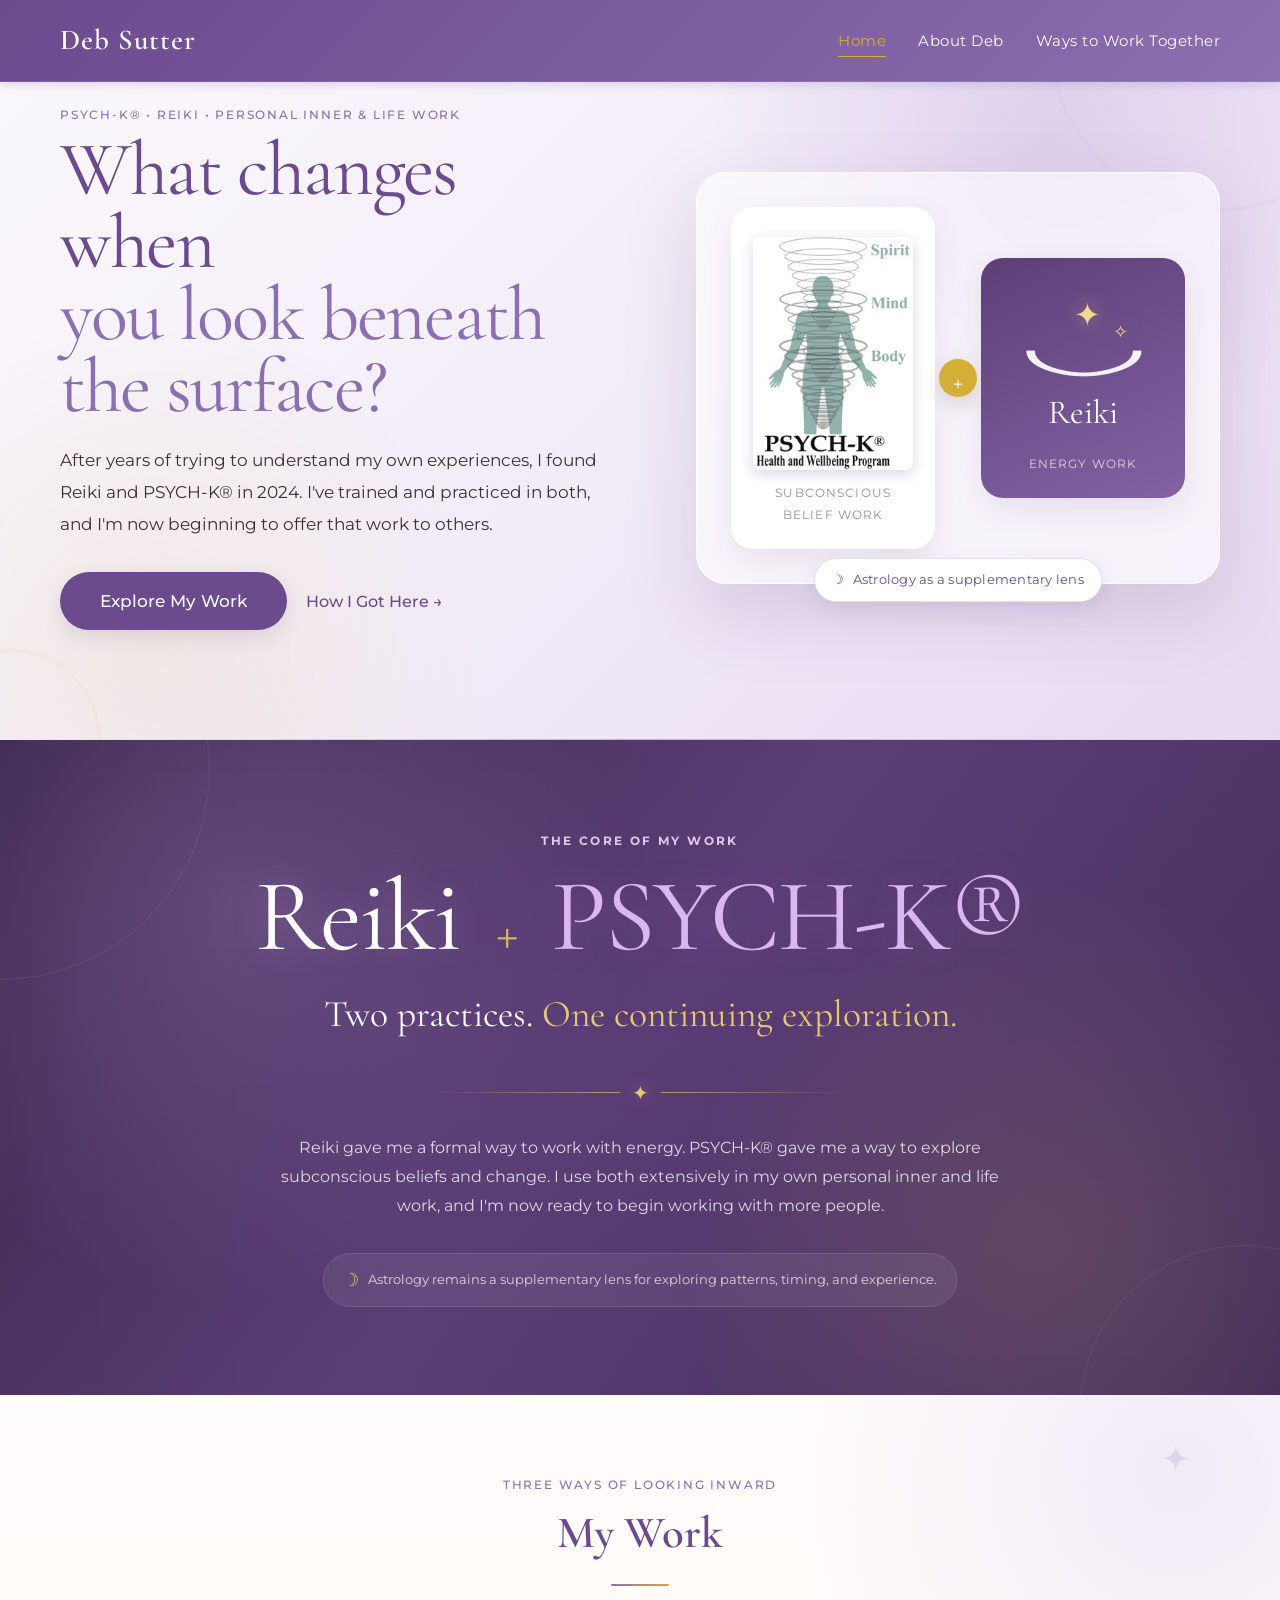
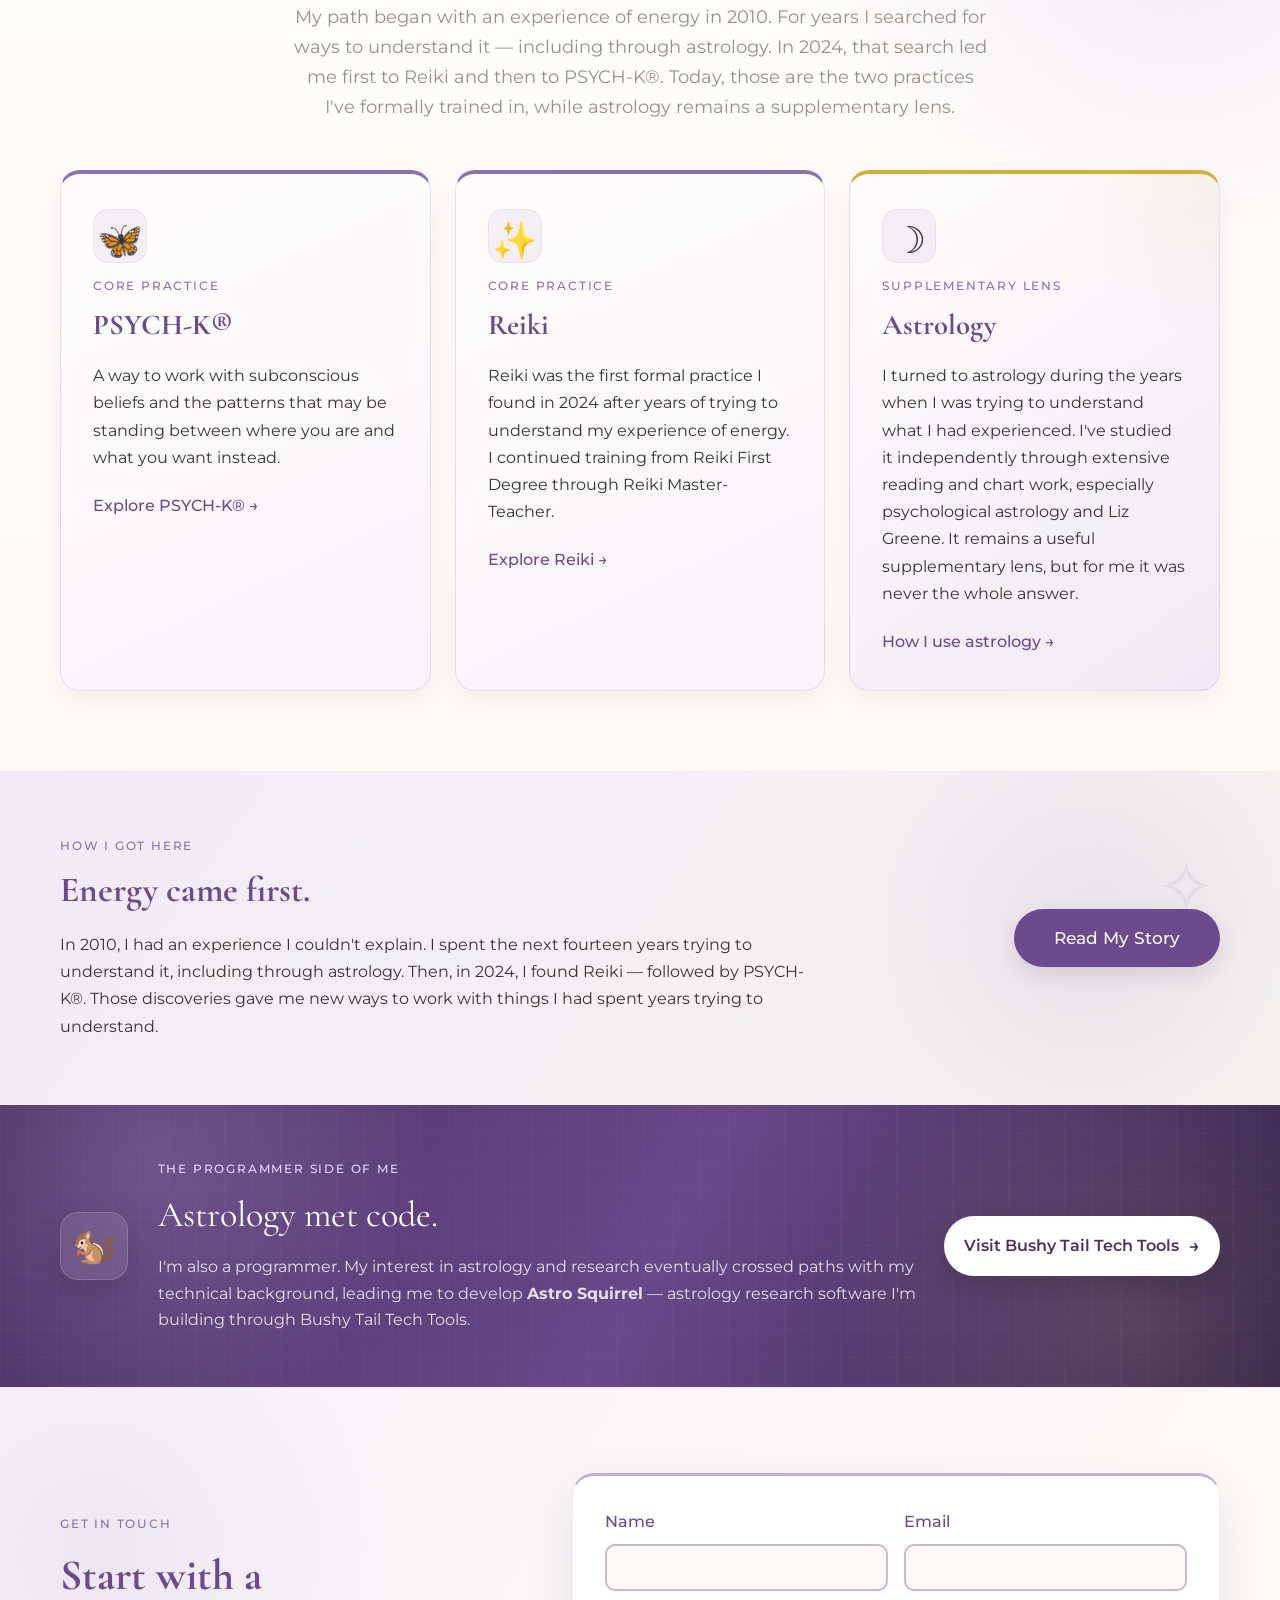
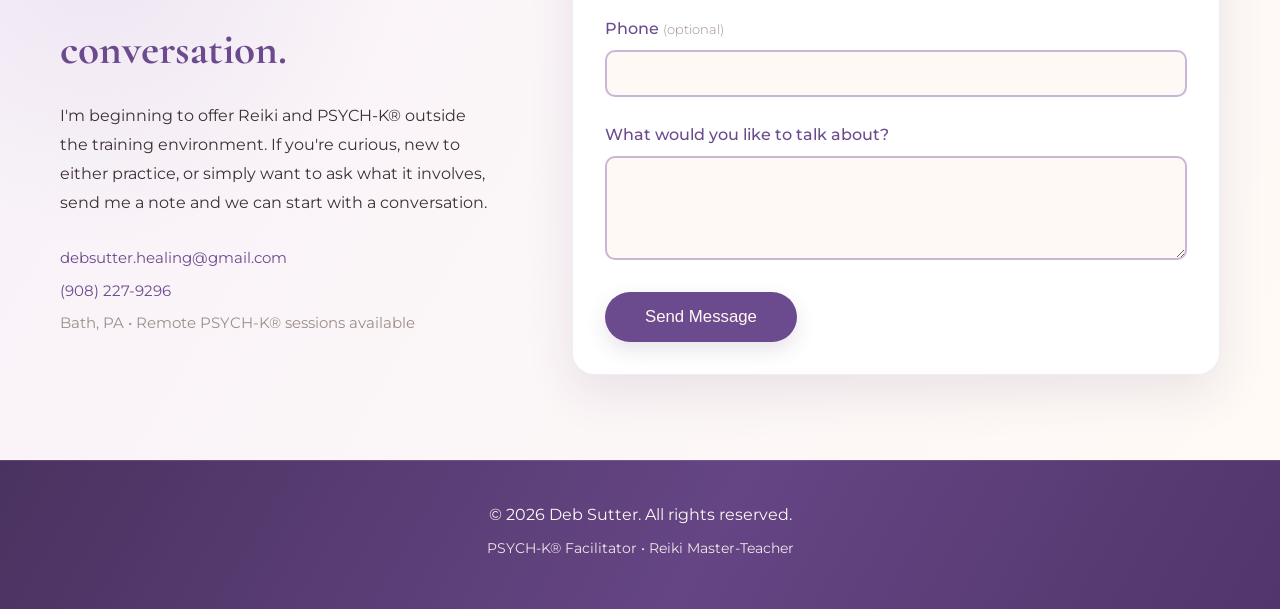
<file: index.html>
<!DOCTYPE html>
<html lang="en">
<head>
    <meta charset="UTF-8">
    <meta name="viewport" content="width=device-width, initial-scale=1.0">
    <meta name="description" content="Deb Sutter offers PSYCH-K® facilitation and Reiki, with astrology used as a supplementary lens for personal exploration. In-person in Bath, PA and remote sessions available.">
    <title>Deb Sutter | PSYCH-K® & Reiki</title>
    <link rel="stylesheet" href="styles.css">
    <link rel="preconnect" href="https://fonts.googleapis.com">
    <link rel="preconnect" href="https://fonts.gstatic.com" crossorigin>
    <link href="https://fonts.googleapis.com/css2?family=Cormorant+Garamond:wght@300;400;600&family=Montserrat:wght@300;400;500&display=swap" rel="stylesheet">
</head>
<body>
    <nav class="navbar">
        <div class="container">
            <div class="nav-brand">Deb Sutter</div>
            <ul class="nav-menu">
                <li><a href="index.html" class="nav-active">Home</a></li>
                <li><a href="about.html">About Deb</a></li>
                <li><a href="services.html">Ways to Work Together</a></li>
            </ul>
            <div class="hamburger"><span></span><span></span><span></span></div>
        </div>
    </nav>

    <section class="practice-hero">
        <div class="hero-orb hero-orb-one"></div>
        <div class="hero-orb hero-orb-two"></div>
        <div class="container practice-hero-inner">
            <div class="practice-hero-copy">
                <p class="eyebrow">PSYCH-K® • Reiki • Personal Inner & Life Work</p>
                <h1>What changes when<br><span>you look beneath the surface?</span></h1>
                <p class="hero-description">After years of trying to understand my own experiences, I found Reiki and PSYCH-K® in 2024. I've trained and practiced in both, and I'm now beginning to offer that work to others.</p>
                <div class="hero-actions">
                    <a href="services.html" class="cta-button">Explore My Work</a>
                    <a href="about.html" class="text-link">How I Got Here →</a>
                </div>
            </div>

            <div class="practice-visual" aria-label="PSYCH-K and Reiki">
                <div class="practice-tile psychk-tile">
                    <div class="tile-glow"></div>
                    <img src="psychk-hwp-logo.jpeg" alt="PSYCH-K® Health and Wellbeing Program logo" class="psychk-logo refreshed-logo">
                    <span>Subconscious belief work</span>
                </div>
                <div class="practice-connector"><span>+</span></div>
                <div class="practice-tile reiki-tile">
                    <div class="reiki-mark" aria-hidden="true">
                        <span class="spark spark-a">✦</span>
                        <span class="reiki-hands">◡</span>
                        <span class="spark spark-b">✧</span>
                    </div>
                    <strong>Reiki</strong>
                    <span>Energy work</span>
                </div>
                <div class="supplement-badge">☽ <span>Astrology as a supplementary lens</span></div>
            </div>
        </div>
    </section>

    <section class="signature-practices">
        <div class="signature-aura aura-one"></div>
        <div class="signature-aura aura-two"></div>
        <div class="container signature-practices-inner">
            <p class="signature-kicker">THE CORE OF MY WORK</p>
            <h2 class="signature-title">
                <span class="signature-reiki">Reiki</span>
                <span class="signature-plus">+</span>
                <span class="signature-psychk">PSYCH-K®</span>
            </h2>
            <p class="signature-headline">Two practices. <span>One continuing exploration.</span></p>

            <div class="signature-energy-line" aria-hidden="true">
                <span></span><i>✦</i><span></span>
            </div>

            <p class="signature-description">Reiki gave me a formal way to work with energy. PSYCH-K® gave me a way to explore subconscious beliefs and change. I use both extensively in my own personal inner and life work, and I'm now ready to begin working with more people.</p>

            <div class="signature-astrology">
                <span class="signature-moon">☽</span>
                <span>Astrology remains a supplementary lens for exploring patterns, timing, and experience.</span>
            </div>
        </div>
    </section>

    <section class="pathways">
        <div class="container">
            <div class="section-heading-block">
                <p class="section-kicker">Three ways of looking inward</p>
                <h2 class="section-title">My Work</h2>
                <p class="section-intro">My path began with an experience of energy in 2010. For years I searched for ways to understand it — including through astrology. In 2024, that search led me first to Reiki and then to PSYCH-K®. Today, those are the two practices I've formally trained in, while astrology remains a supplementary lens.</p>
            </div>
            <div class="pathway-grid">
                <article class="pathway-card primary-pathway">
                    <div class="pathway-icon">🦋</div>
                    <p class="pathway-label">Core practice</p>
                    <h3>PSYCH-K®</h3>
                    <p>A way to work with subconscious beliefs and the patterns that may be standing between where you are and what you want instead.</p>
                    <a href="services.html#psychk" class="card-link">Explore PSYCH-K® →</a>
                </article>
                <article class="pathway-card primary-pathway">
                    <div class="pathway-icon">✨</div>
                    <p class="pathway-label">Core practice</p>
                    <h3>Reiki</h3>
                    <p>Reiki was the first formal practice I found in 2024 after years of trying to understand my experience of energy. I continued training from Reiki First Degree through Reiki Master-Teacher.</p>
                    <a href="services.html#reiki" class="card-link">Explore Reiki →</a>
                </article>
                <article class="pathway-card supplementary-pathway">
                    <div class="pathway-icon">☽</div>
                    <p class="pathway-label">Supplementary lens</p>
                    <h3>Astrology</h3>
                    <p>I turned to astrology during the years when I was trying to understand what I had experienced. I've studied it independently through extensive reading and chart work, especially psychological astrology and Liz Greene. It remains a useful supplementary lens, but for me it was never the whole answer.</p>
                    <a href="services.html#astrology" class="card-link">How I use astrology →</a>
                </article>
            </div>
        </div>
    </section>



    <section class="story-teaser">
        <div class="container story-teaser-inner">
            <div>
                <p class="section-kicker">How I got here</p>
                <h2>Energy came first.</h2>
                <p>In 2010, I had an experience I couldn't explain. I spent the next fourteen years trying to understand it, including through astrology. Then, in 2024, I found Reiki — followed by PSYCH-K®. Those discoveries gave me new ways to work with things I had spent years trying to understand.</p>
            </div>
            <a href="about.html" class="cta-button secondary-button">Read My Story</a>
        </div>
    </section>

    <section class="bushytail-callout">
        <div class="container bushytail-callout-inner">
            <div class="bushytail-icon" aria-hidden="true">🐿️</div>
            <div class="bushytail-copy">
                <p class="section-kicker light-kicker">The programmer side of me</p>
                <h2>Astrology met code.</h2>
                <p>I'm also a programmer. My interest in astrology and research eventually crossed paths with my technical background, leading me to develop <strong>Astro Squirrel</strong> — astrology research software I'm building through Bushy Tail Tech Tools.</p>
            </div>
            <a class="bushytail-button" href="https://www.bushytailtechtools.com/index.html" target="_blank" rel="noopener noreferrer">Visit Bushy Tail Tech Tools <span>→</span></a>
        </div>
    </section>

    <section class="contact-home" id="contact">
        <div class="container contact-home-grid">
            <div class="contact-home-copy">
                <p class="section-kicker">Get in touch</p>
                <h2>Start with a conversation.</h2>
                <p>I'm beginning to offer Reiki and PSYCH-K® outside the training environment. If you're curious, new to either practice, or simply want to ask what it involves, send me a note and we can start with a conversation.</p>
                <div class="contact-direct">
                    <a href="mailto:debsutter.healing@gmail.com">debsutter.healing@gmail.com</a>
                    <a href="tel:+19082279296">(908) 227-9296</a>
                    <span>Bath, PA • Remote PSYCH-K® sessions available</span>
                </div>
            </div>
            <div class="contact-card">
                <form id="contactForm" action="https://formspree.io/f/xwprgnqw" method="POST">
                    <div class="form-row">
                        <div class="form-group"><label for="name">Name</label><input type="text" id="name" name="name" required></div>
                        <div class="form-group"><label for="email">Email</label><input type="email" id="email" name="email" required></div>
                    </div>
                    <div class="form-group"><label for="phone">Phone <span class="optional">(optional)</span></label><input type="tel" id="phone" name="phone"></div>
                    <div class="form-group"><label for="message">What would you like to talk about?</label><textarea id="message" name="message" rows="4" required></textarea></div>
                    <button type="submit" class="cta-button">Send Message</button>
                </form>
            </div>
        </div>
    </section>

    <footer class="footer">
        <div class="container">
            <p>&copy; 2026 Deb Sutter. All rights reserved.</p>
            <p class="footer-note">PSYCH-K® Facilitator • Reiki Master-Teacher</p>
        </div>
    </footer>
    <script src="script.js"></script>
</body>
</html>
</file>
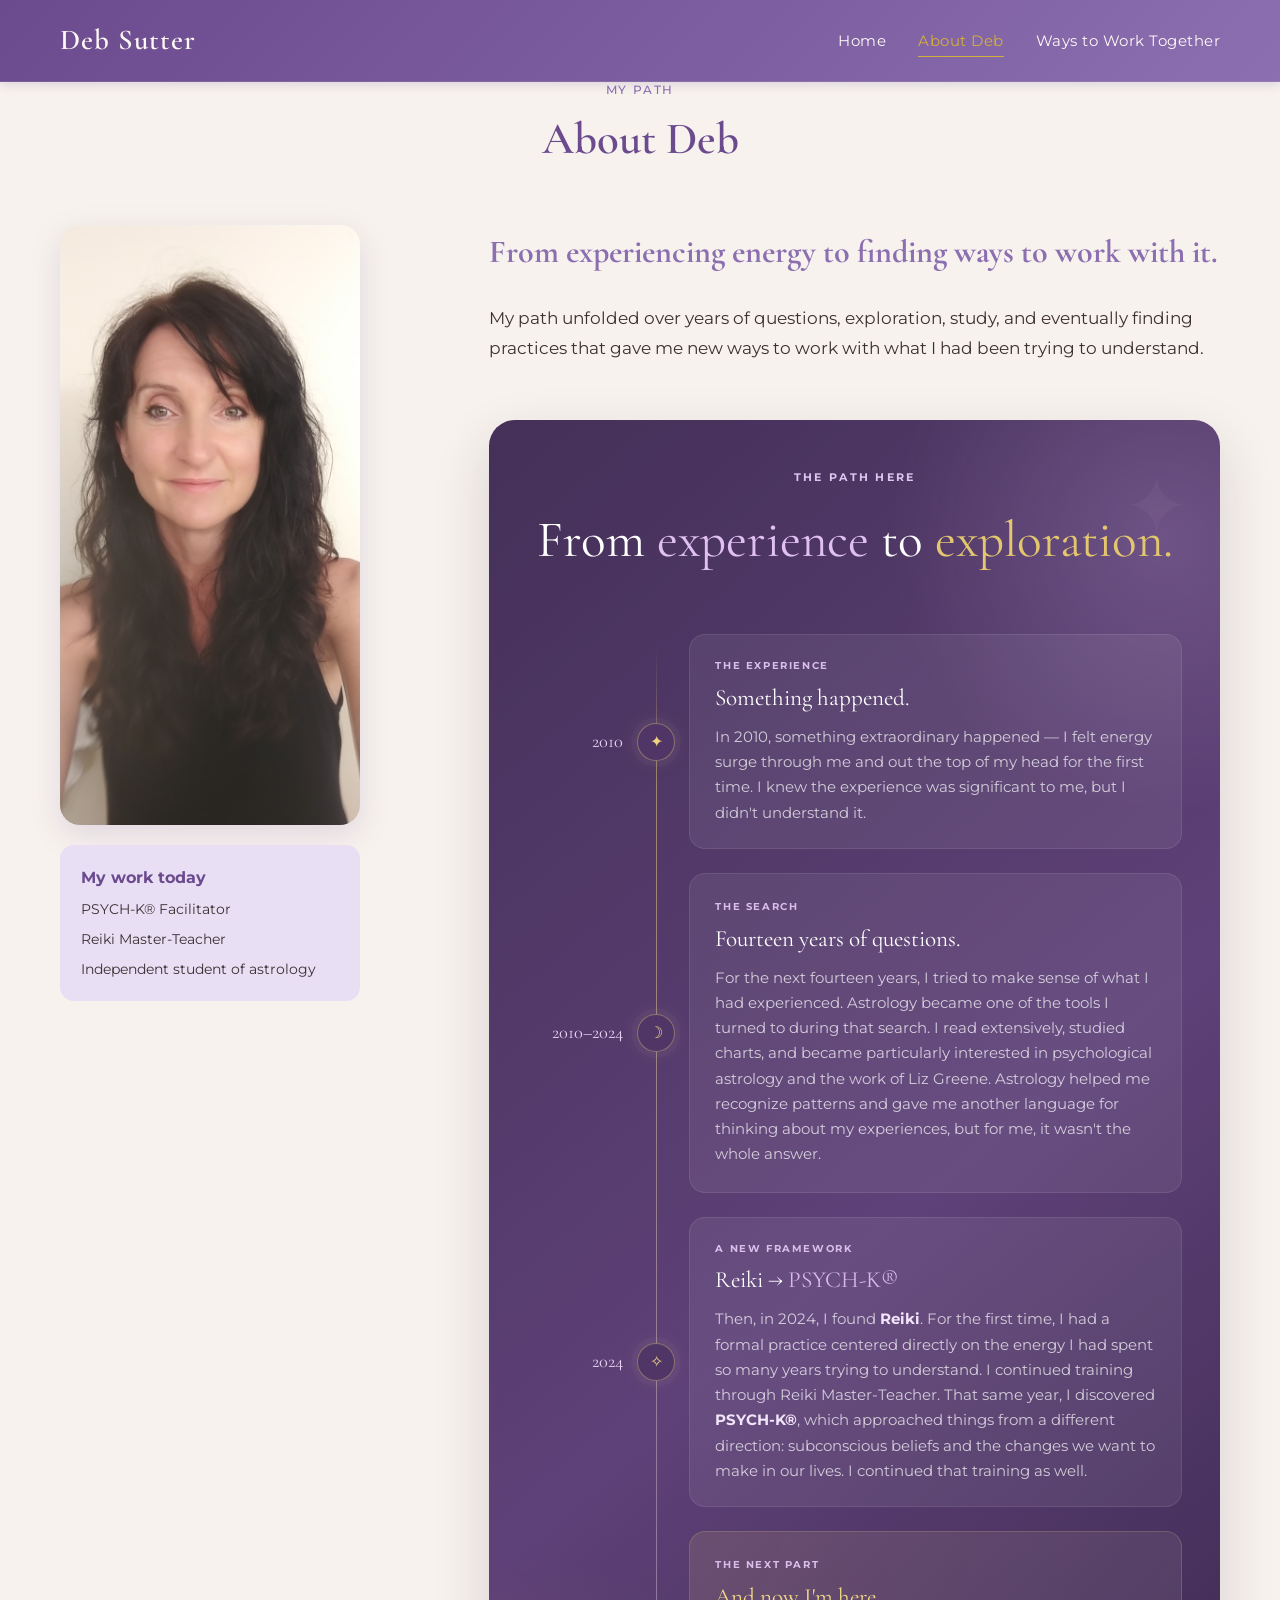
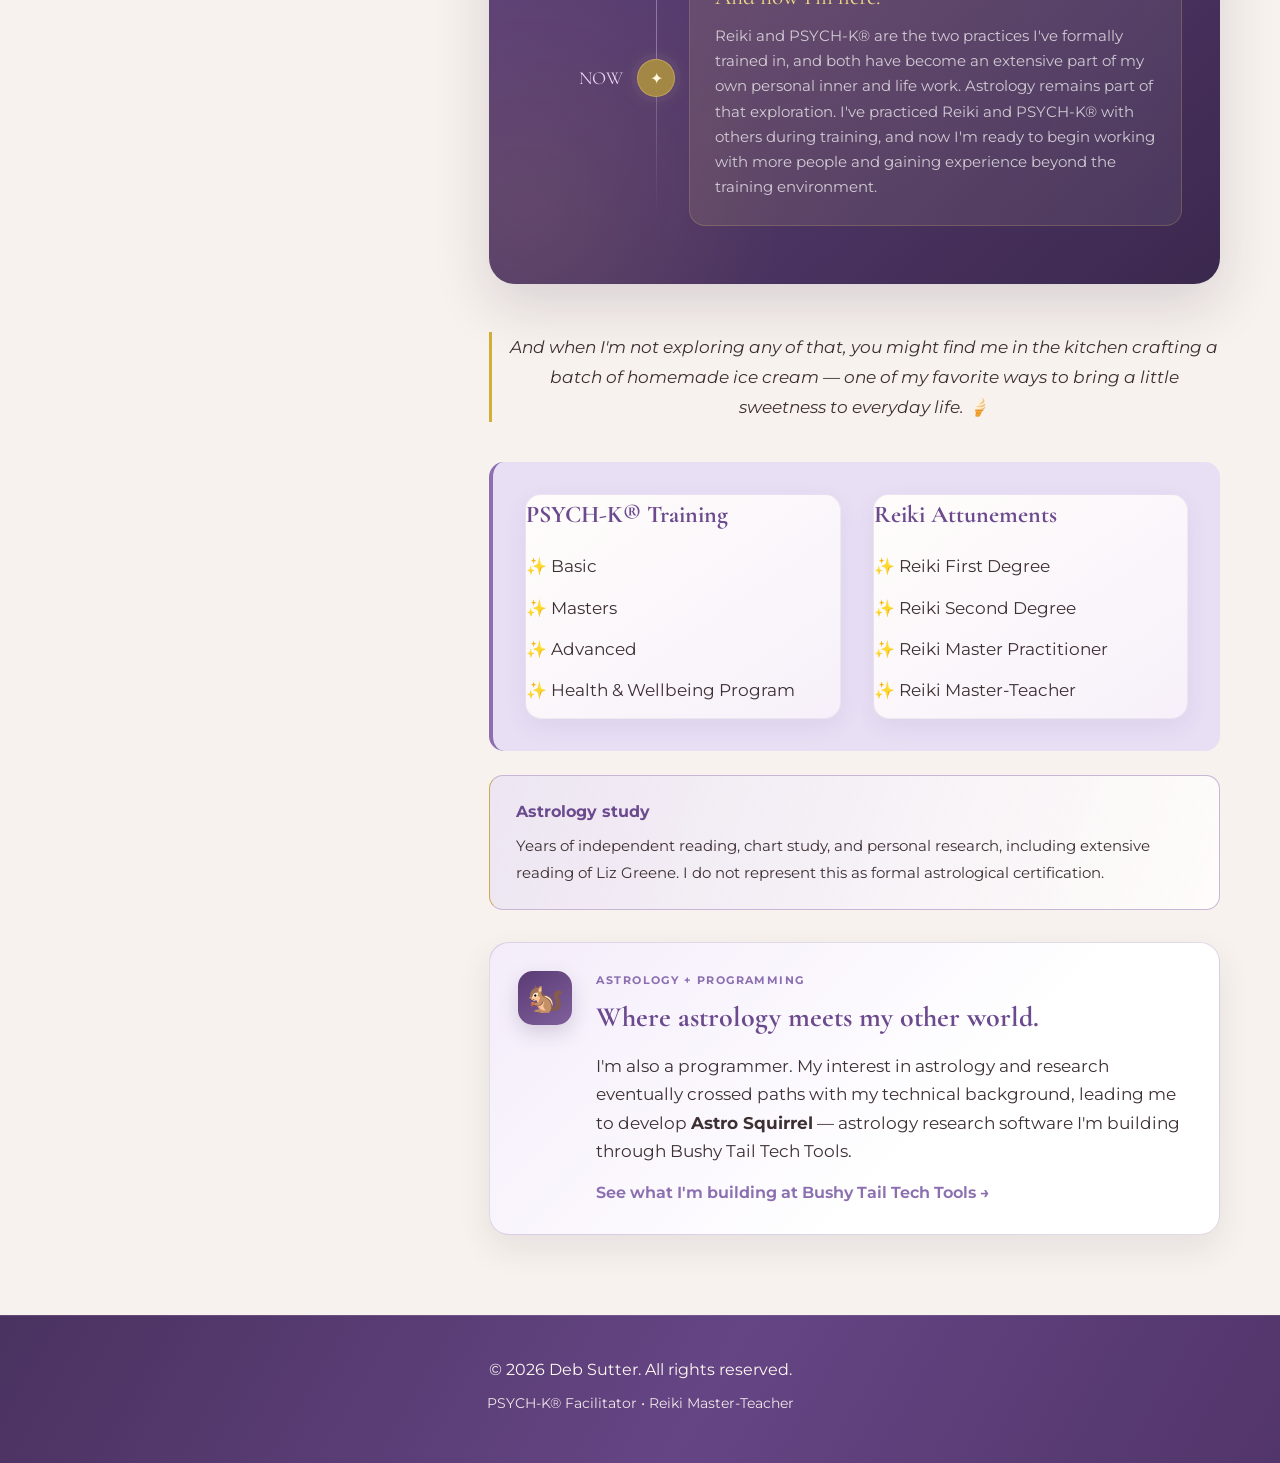
<file: about.html>
<!DOCTYPE html>
<html lang="en">
<head>
    <meta charset="UTF-8">
    <meta name="viewport" content="width=device-width, initial-scale=1.0">
    <meta name="description" content="Learn about Deb Sutter's path from experiencing energy to Reiki Master-Teacher training, PSYCH-K® facilitation, and years of independent astrology study.">
    <title>About Deb | Deb Sutter</title>
    <link rel="stylesheet" href="styles.css">
    <link rel="preconnect" href="https://fonts.googleapis.com">
    <link rel="preconnect" href="https://fonts.gstatic.com" crossorigin>
    <link href="https://fonts.googleapis.com/css2?family=Cormorant+Garamond:wght@300;400;600&family=Montserrat:wght@300;400;500&display=swap" rel="stylesheet">
</head>
<body>
    <nav class="navbar">
        <div class="container">
            <div class="nav-brand">Deb Sutter</div>
            <ul class="nav-menu">
                <li><a href="index.html">Home</a></li>
                <li><a href="about.html" class="nav-active">About Deb</a></li>
                <li><a href="services.html">Ways to Work Together</a></li>
            </ul>
            <div class="hamburger"><span></span><span></span><span></span></div>
        </div>
    </nav>

    <section class="about page-top">
        <div class="container">
            <p class="section-kicker centered">My path</p>
            <h2 class="section-title">About Deb</h2>
            <div class="about-content">
                <div class="about-image">
                    <img src="PictureWebsite.jpg" alt="Deb Sutter" class="profile-photo">
                    <div class="about-side-note">
                        <strong>My work today</strong>
                        <span>PSYCH-K® Facilitator</span>
                        <span>Reiki Master-Teacher</span>
                        <span>Independent student of astrology</span>
                    </div>
                </div>
                <div class="about-text">
                    <h3>From experiencing energy to finding ways to work with it.</h3>
                    <p class="journey-intro">My path unfolded over years of questions, exploration, study, and eventually finding practices that gave me new ways to work with what I had been trying to understand.</p>

                    <div class="journey-wrap">
                        <div class="journey-heading">
                            <span class="journey-overline">THE PATH HERE</span>
                            <h3>From <span>experience</span> to <em>exploration.</em></h3>
                        </div>

                        <div class="journey-track">
                            <article class="journey-stop">
                                <div class="journey-year">2010</div>
                                <div class="journey-node"><span>✦</span></div>
                                <div class="journey-card">
                                    <span class="journey-label">THE EXPERIENCE</span>
                                    <h4>Something happened.</h4>
                                    <p>In 2010, something extraordinary happened — I felt energy surge through me and out the top of my head for the first time. I knew the experience was significant to me, but I didn't understand it.</p>
                                </div>
                            </article>

                            <article class="journey-stop journey-stop-alt">
                                <div class="journey-year">2010–2024</div>
                                <div class="journey-node"><span>☽</span></div>
                                <div class="journey-card">
                                    <span class="journey-label">THE SEARCH</span>
                                    <h4>Fourteen years of questions.</h4>
                                    <p>For the next fourteen years, I tried to make sense of what I had experienced. Astrology became one of the tools I turned to during that search. I read extensively, studied charts, and became particularly interested in psychological astrology and the work of Liz Greene. Astrology helped me recognize patterns and gave me another language for thinking about my experiences, but for me, it wasn't the whole answer.</p>
                                </div>
                            </article>

                            <article class="journey-stop">
                                <div class="journey-year">2024</div>
                                <div class="journey-node"><span>✧</span></div>
                                <div class="journey-card">
                                    <span class="journey-label">A NEW FRAMEWORK</span>
                                    <h4><span class="journey-reiki">Reiki</span> → <span class="journey-psychk">PSYCH-K®</span></h4>
                                    <p>Then, in 2024, I found <strong>Reiki</strong>. For the first time, I had a formal practice centered directly on the energy I had spent so many years trying to understand. I continued training through Reiki Master-Teacher. That same year, I discovered <strong>PSYCH-K®</strong>, which approached things from a different direction: subconscious beliefs and the changes we want to make in our lives. I continued that training as well.</p>
                                </div>
                            </article>

                            <article class="journey-stop journey-now">
                                <div class="journey-year">NOW</div>
                                <div class="journey-node"><span>✦</span></div>
                                <div class="journey-card">
                                    <span class="journey-label">THE NEXT PART</span>
                                    <h4>And now I'm here.</h4>
                                    <p>Reiki and PSYCH-K® are the two practices I've formally trained in, and both have become an extensive part of my own personal inner and life work. Astrology remains part of that exploration. I've practiced Reiki and PSYCH-K® with others during training, and now I'm ready to begin working with more people and gaining experience beyond the training environment.</p>
                                </div>
                            </article>
                        </div>
                    </div>

                    <p class="personal-note after-visual-note">And when I'm not exploring any of that, you might find me in the kitchen crafting a batch of homemade ice cream — one of my favorite ways to bring a little sweetness to everyday life. 🍦</p>

                    <div class="credentials">
                        <div>
                            <h4>PSYCH-K® Training</h4>
                            <ul>
                                <li>✨ Basic</li>
                                <li>✨ Masters</li>
                                <li>✨ Advanced</li>
                                <li>✨ Health &amp; Wellbeing Program</li>
                            </ul>
                        </div>
                        <div>
                            <h4>Reiki Attunements</h4>
                            <ul>
                                <li>✨ Reiki First Degree</li>
                                <li>✨ Reiki Second Degree</li>
                                <li>✨ Reiki Master Practitioner</li>
                                <li>✨ Reiki Master-Teacher</li>
                            </ul>
                        </div>
                    </div>

                    <div class="study-note">
                        <strong>Astrology study</strong>
                        <p>Years of independent reading, chart study, and personal research, including extensive reading of Liz Greene. I do not represent this as formal astrological certification.</p>
                    </div>

                    <div class="bushytail-about-card">
                        <div class="bushytail-about-icon" aria-hidden="true">🐿️</div>
                        <div>
                            <span class="bushytail-mini-label">ASTROLOGY + PROGRAMMING</span>
                            <h3>Where astrology meets my other world.</h3>
                            <p>I'm also a programmer. My interest in astrology and research eventually crossed paths with my technical background, leading me to develop <strong>Astro Squirrel</strong> — astrology research software I'm building through Bushy Tail Tech Tools.</p>
                            <a href="https://www.bushytailtechtools.com/index.html" target="_blank" rel="noopener noreferrer" class="bushytail-inline-link">See what I'm building at Bushy Tail Tech Tools →</a>
                        </div>
                    </div>
                </div>
            </div>
        </div>
    </section>

    <footer class="footer">
        <div class="container">
            <p>&copy; 2026 Deb Sutter. All rights reserved.</p>
            <p class="footer-note">PSYCH-K® Facilitator • Reiki Master-Teacher</p>
        </div>
    </footer>
    <script src="script.js"></script>
</body>
</html>
</file>
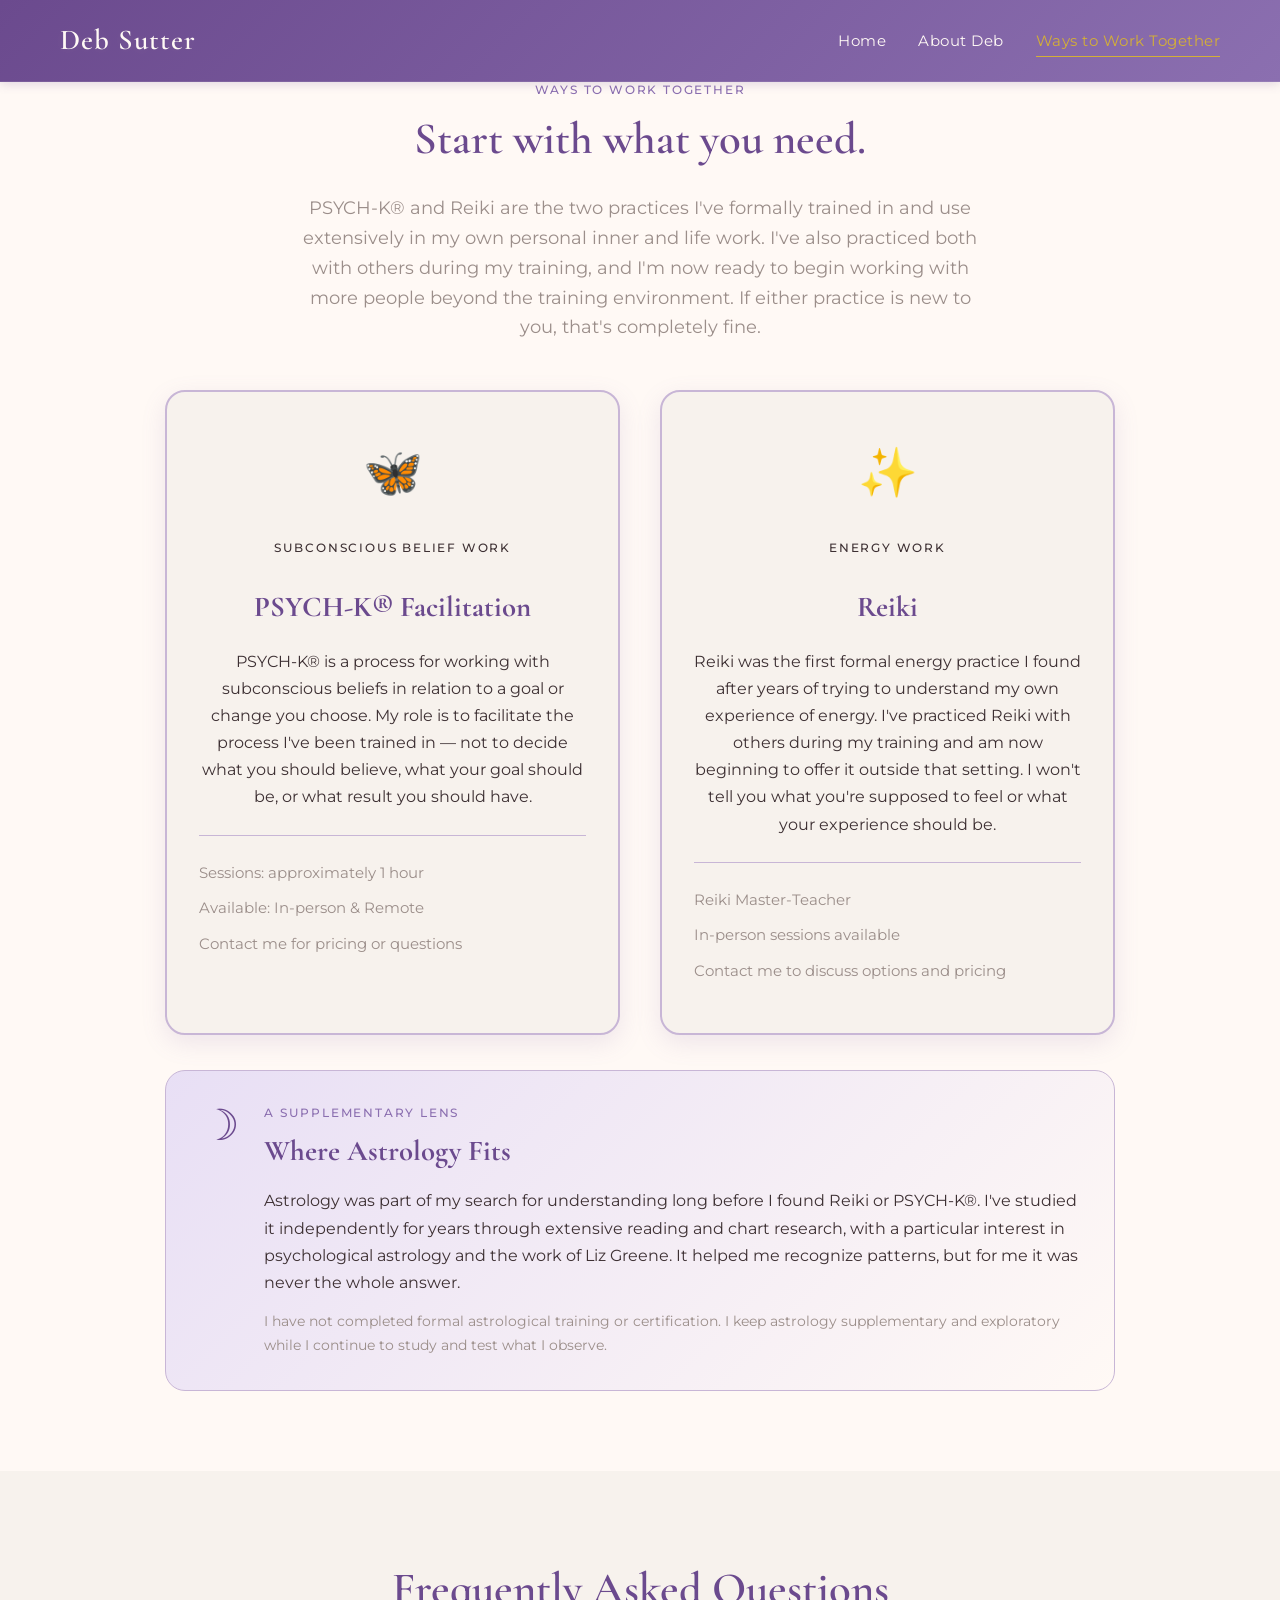
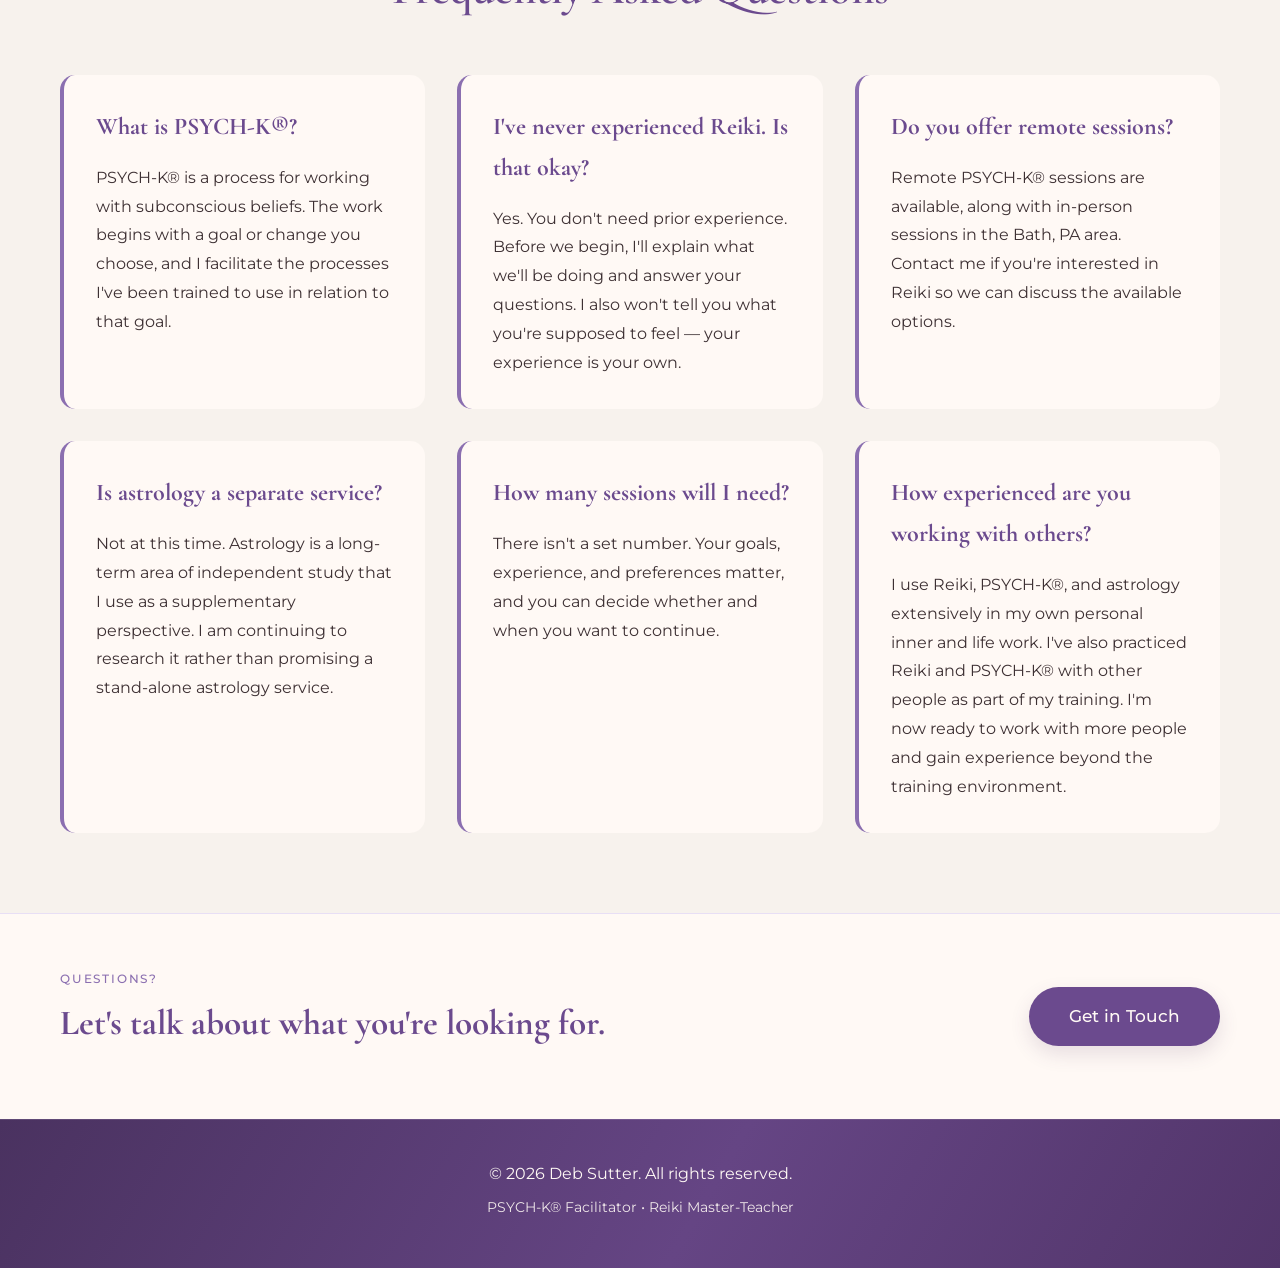
<file: services.html>
<!DOCTYPE html>
<html lang="en">
<head>
    <meta charset="UTF-8">
    <meta name="viewport" content="width=device-width, initial-scale=1.0">
    <meta name="description" content="Explore PSYCH-K® facilitation and Reiki with Deb Sutter, plus the supplementary role astrology can play in personal exploration.">
    <title>Ways to Work Together | Deb Sutter</title>
    <link rel="stylesheet" href="styles.css">
    <link rel="preconnect" href="https://fonts.googleapis.com">
    <link rel="preconnect" href="https://fonts.gstatic.com" crossorigin>
    <link href="https://fonts.googleapis.com/css2?family=Cormorant+Garamond:wght@300;400;600&family=Montserrat:wght@300;400;500&display=swap" rel="stylesheet">
</head>
<body>
    <nav class="navbar">
        <div class="container">
            <div class="nav-brand">Deb Sutter</div>
            <ul class="nav-menu">
                <li><a href="index.html">Home</a></li>
                <li><a href="about.html">About Deb</a></li>
                <li><a href="services.html" class="nav-active">Ways to Work Together</a></li>
            </ul>
            <div class="hamburger"><span></span><span></span><span></span></div>
        </div>
    </nav>

    <section class="services page-top">
        <div class="container">
            <p class="section-kicker centered">Ways to work together</p>
            <h2 class="section-title">Start with what you need.</h2>
            <p class="section-intro">PSYCH-K® and Reiki are the two practices I've formally trained in and use extensively in my own personal inner and life work. I've also practiced both with others during my training, and I'm now ready to begin working with more people beyond the training environment. If either practice is new to you, that's completely fine.</p>

            <div class="services-grid core-services">
                <article class="service-card featured-service" id="psychk">
                    <div class="service-icon">🦋</div>
                    <p class="pathway-label">Subconscious belief work</p>
                    <h3>PSYCH-K® Facilitation</h3>
                    <p>PSYCH-K® is a process for working with subconscious beliefs in relation to a goal or change you choose. My role is to facilitate the process I've been trained in — not to decide what you should believe, what your goal should be, or what result you should have.</p>
                    <ul class="service-details">
                        <li>Sessions: approximately 1 hour</li>
                        <li>Available: In-person &amp; Remote</li>
                        <li>Contact me for pricing or questions</li>
                    </ul>
                </article>

                <article class="service-card featured-service" id="reiki">
                    <div class="service-icon">✨</div>
                    <p class="pathway-label">Energy work</p>
                    <h3>Reiki</h3>
                    <p>Reiki was the first formal energy practice I found after years of trying to understand my own experience of energy. I've practiced Reiki with others during my training and am now beginning to offer it outside that setting. I won't tell you what you're supposed to feel or what your experience should be.</p>
                    <ul class="service-details">
                        <li>Reiki Master-Teacher</li>
                        <li>In-person sessions available</li>
                        <li>Contact me to discuss options and pricing</li>
                    </ul>
                </article>
            </div>

            <div class="supplement-panel" id="astrology">
                <div class="supplement-symbol">☽</div>
                <div>
                    <p class="pathway-label">A supplementary lens</p>
                    <h3>Where Astrology Fits</h3>
                    <p>Astrology was part of my search for understanding long before I found Reiki or PSYCH-K®. I've studied it independently for years through extensive reading and chart research, with a particular interest in psychological astrology and the work of Liz Greene. It helped me recognize patterns, but for me it was never the whole answer.</p>
                    <p class="quiet-note">I have not completed formal astrological training or certification. I keep astrology supplementary and exploratory while I continue to study and test what I observe.</p>
                </div>
            </div>
        </div>
    </section>

    <section class="faq">
        <div class="container">
            <h2 class="section-title">Frequently Asked Questions</h2>
            <div class="faq-grid">
                <div class="faq-item">
                    <h3>What is PSYCH-K®?</h3>
                    <p>PSYCH-K® is a process for working with subconscious beliefs. The work begins with a goal or change you choose, and I facilitate the processes I've been trained to use in relation to that goal.</p>
                </div>
                <div class="faq-item">
                    <h3>I've never experienced Reiki. Is that okay?</h3>
                    <p>Yes. You don't need prior experience. Before we begin, I'll explain what we'll be doing and answer your questions. I also won't tell you what you're supposed to feel — your experience is your own.</p>
                </div>
                <div class="faq-item">
                    <h3>Do you offer remote sessions?</h3>
                    <p>Remote PSYCH-K® sessions are available, along with in-person sessions in the Bath, PA area. Contact me if you're interested in Reiki so we can discuss the available options.</p>
                </div>
                <div class="faq-item">
                    <h3>Is astrology a separate service?</h3>
                    <p>Not at this time. Astrology is a long-term area of independent study that I use as a supplementary perspective. I am continuing to research it rather than promising a stand-alone astrology service.</p>
                </div>
                <div class="faq-item">
                    <h3>How many sessions will I need?</h3>
                    <p>There isn't a set number. Your goals, experience, and preferences matter, and you can decide whether and when you want to continue.</p>
                </div>
                <div class="faq-item">
                    <h3>How experienced are you working with others?</h3>
                    <p>I use Reiki, PSYCH-K®, and astrology extensively in my own personal inner and life work. I've also practiced Reiki and PSYCH-K® with other people as part of my training. I'm now ready to work with more people and gain experience beyond the training environment.</p>
                </div>
            </div>
        </div>
    </section>

    <section class="contact-strip">
        <div class="container contact-strip-inner">
            <div>
                <p class="section-kicker">Questions?</p>
                <h2>Let's talk about what you're looking for.</h2>
            </div>
            <a href="index.html#contactForm" class="cta-button">Get in Touch</a>
        </div>
    </section>

    <footer class="footer">
        <div class="container">
            <p>&copy; 2026 Deb Sutter. All rights reserved.</p>
            <p class="footer-note">PSYCH-K® Facilitator • Reiki Master-Teacher</p>
        </div>
    </footer>
    <script src="script.js"></script>
</body>
</html>
</file>
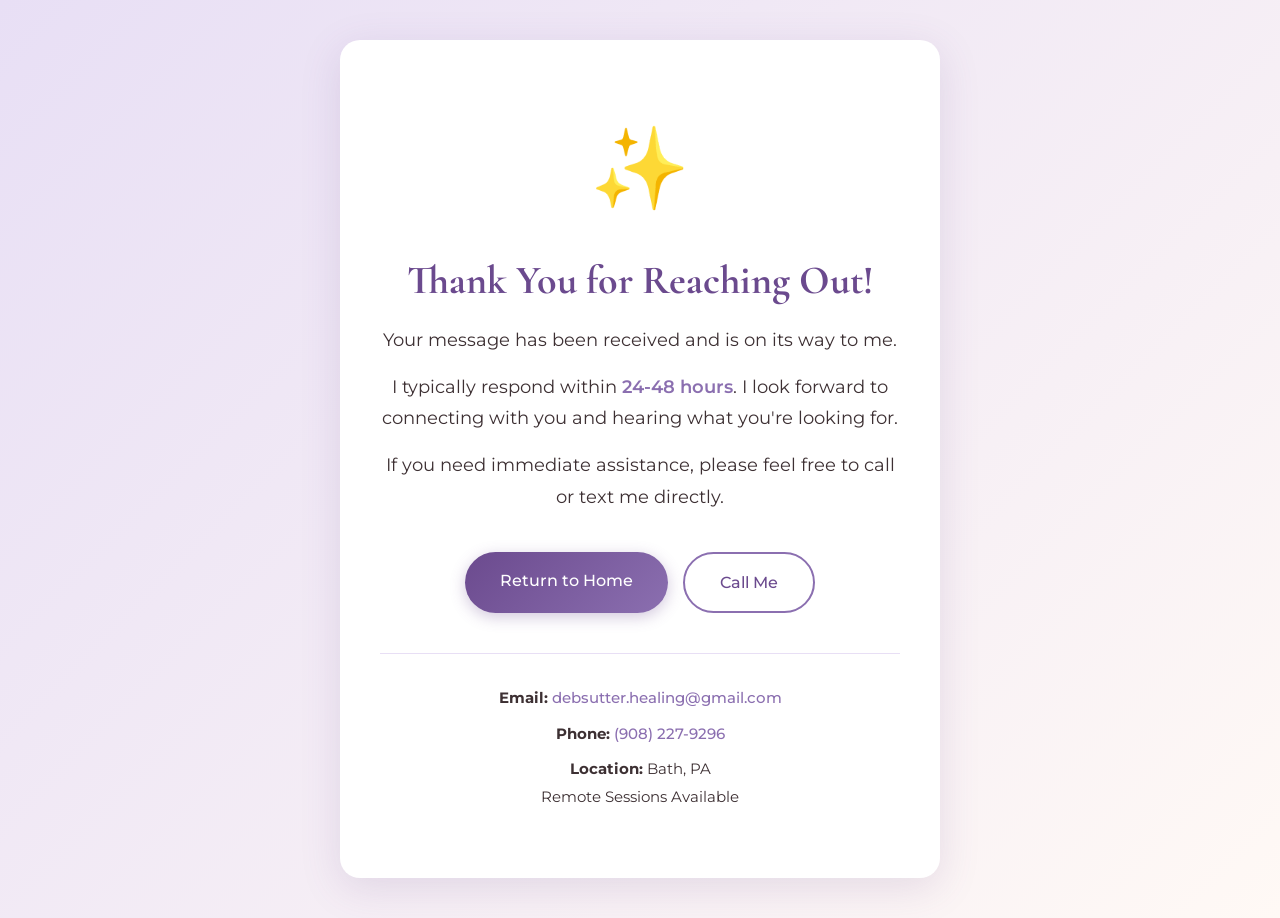
<file: thank-you.html>
<!DOCTYPE html>
<html lang="en">
<head>
    <meta charset="UTF-8">
    <meta name="viewport" content="width=device-width, initial-scale=1.0">
    <title>Thank You - Deb Sutter</title>
    <link rel="stylesheet" href="styles.css">
    <link rel="preconnect" href="https://fonts.googleapis.com">
    <link rel="preconnect" href="https://fonts.gstatic.com" crossorigin>
    <link href="https://fonts.googleapis.com/css2?family=Cormorant+Garamond:wght@300;400;600;700&family=Montserrat:wght@300;400;500;600&display=swap" rel="stylesheet">
    <style>
        .thank-you-page {
            min-height: 100vh;
            display: flex;
            align-items: center;
            justify-content: center;
            background: linear-gradient(135deg, var(--pale-lavender) 0%, var(--warm-white) 100%);
            padding: 40px 20px;
        }

        .thank-you-content {
            max-width: 600px;
            text-align: center;
            background: white;
            padding: 60px 40px;
            border-radius: 20px;
            box-shadow: 0 10px 40px rgba(107, 74, 142, 0.15);
        }

        .thank-you-icon {
            font-size: 80px;
            margin-bottom: 20px;
            animation: scaleIn 0.5s ease-out;
        }

        @keyframes scaleIn {
            from {
                transform: scale(0);
            }
            to {
                transform: scale(1);
            }
        }

        .thank-you-content h1 {
            font-family: var(--font-heading);
            font-size: 2.5rem;
            color: var(--deep-purple);
            margin-bottom: 20px;
            line-height: 1.2;
        }

        .thank-you-content p {
            font-size: 1.1rem;
            color: var(--text-dark);
            margin-bottom: 15px;
            line-height: 1.8;
        }

        .thank-you-content .highlight {
            color: var(--primary-purple);
            font-weight: 600;
        }

        .thank-you-buttons {
            margin-top: 40px;
            display: flex;
            gap: 15px;
            justify-content: center;
            flex-wrap: wrap;
        }

        .btn {
            display: inline-block;
            padding: 15px 35px;
            border-radius: 50px;
            text-decoration: none;
            font-weight: 500;
            transition: all 0.3s ease;
            font-size: 1rem;
        }

        .btn-primary {
            background: linear-gradient(135deg, var(--deep-purple), var(--primary-purple));
            color: white;
            box-shadow: 0 4px 15px rgba(107, 74, 142, 0.3);
        }

        .btn-primary:hover {
            transform: translateY(-2px);
            box-shadow: 0 6px 20px rgba(107, 74, 142, 0.4);
        }

        .btn-secondary {
            background: white;
            color: var(--deep-purple);
            border: 2px solid var(--primary-purple);
        }

        .btn-secondary:hover {
            background: var(--pale-lavender);
            transform: translateY(-2px);
        }

        .contact-info {
            margin-top: 40px;
            padding-top: 30px;
            border-top: 1px solid var(--pale-lavender);
        }

        .contact-info p {
            font-size: 0.95rem;
            margin-bottom: 8px;
        }

        .contact-info a {
            color: var(--primary-purple);
            text-decoration: none;
            font-weight: 500;
        }

        .contact-info a:hover {
            color: var(--deep-purple);
            text-decoration: underline;
        }

        @media (max-width: 768px) {
            .thank-you-content {
                padding: 40px 25px;
            }

            .thank-you-content h1 {
                font-size: 2rem;
            }

            .thank-you-icon {
                font-size: 60px;
            }

            .thank-you-buttons {
                flex-direction: column;
                gap: 10px;
            }

            .btn {
                width: 100%;
            }
        }
    </style>
</head>
<body>
    <div class="thank-you-page">
        <div class="thank-you-content">
            <div class="thank-you-icon">✨</div>
            <h1>Thank You for Reaching Out!</h1>
            <p>Your message has been received and is on its way to me.</p>
            <p>I typically respond within <span class="highlight">24-48 hours</span>. I look forward to connecting with you and hearing what you're looking for.</p>
            <p>If you need immediate assistance, please feel free to call or text me directly.</p>

            <div class="thank-you-buttons">
                <a href="index.html" class="btn btn-primary">Return to Home</a>
                <a href="tel:+19082279296" class="btn btn-secondary">Call Me</a>
            </div>

            <div class="contact-info">
                <p><strong>Email:</strong> <a href="mailto:debsutter.healing@gmail.com">debsutter.healing@gmail.com</a></p>
                <p><strong>Phone:</strong> <a href="tel:+19082279296">(908) 227-9296</a></p>
                <p><strong>Location:</strong> Bath, PA<br>Remote Sessions Available</p>
            </div>
        </div>
    </div>
</body>
</html>
</file>
<file: styles.css>
/* Global Styles - Warm & Welcoming with Purple/Lavender Theme */
* {
    margin: 0;
    padding: 0;
    box-sizing: border-box;
}

:root {
    /* Purple/Lavender Color Palette */
    --primary-purple: #8B6FB0;
    --soft-lavender: #C8B6D6;
    --pale-lavender: #E8DFF5;
    --deep-purple: #6B4A8E;
    --warm-white: #FFF9F5;
    --cream: #F7F2ED;
    --warm-gray: #9B8E8A;
    --text-dark: #3D3033;
    --gold-accent: #D4AF37;

    /* Typography */
    --font-heading: 'Cormorant Garamond', serif;
    --font-body: 'Montserrat', sans-serif;

    /* Spacing */
    --section-padding: 80px 20px;
    --container-max: 1200px;
}

body {
    font-family: var(--font-body);
    color: var(--text-dark);
    background-color: var(--warm-white);
    line-height: 1.7;
    font-size: 16px;
}

.container {
    max-width: var(--container-max);
    margin: 0 auto;
    padding: 0 20px;
}

/* Navigation */
.navbar {
    background: linear-gradient(135deg, var(--deep-purple) 0%, var(--primary-purple) 100%);
    padding: 1rem 0;
    position: fixed;
    width: 100%;
    top: 0;
    z-index: 1000;
    box-shadow: 0 2px 10px rgba(107, 74, 142, 0.2);
}

.navbar .container {
    display: flex;
    justify-content: space-between;
    align-items: center;
}

.nav-brand {
    font-family: var(--font-heading);
    font-size: 1.8rem;
    font-weight: 600;
    color: var(--warm-white);
    letter-spacing: 1px;
}

.nav-menu {
    display: flex;
    list-style: none;
    gap: 2rem;
}

.nav-menu a {
    color: var(--warm-white);
    text-decoration: none;
    font-weight: 400;
    transition: color 0.3s ease;
    font-size: 0.95rem;
    letter-spacing: 0.5px;
}

.nav-menu a:hover {
    color: var(--gold-accent);
}

.hamburger {
    display: none;
    flex-direction: column;
    cursor: pointer;
}

.hamburger span {
    width: 25px;
    height: 3px;
    background: var(--warm-white);
    margin: 3px 0;
    transition: 0.3s;
}

/* Hero + Contact Split Layout (home page) */
.hero-split {
    background: linear-gradient(135deg, var(--pale-lavender) 0%, var(--soft-lavender) 50%, var(--primary-purple) 100%);
    min-height: 100vh;
    padding: 100px 20px 60px;
    display: flex;
    align-items: center;
}

.hero-split-inner {
    max-width: var(--container-max);
    margin: 0 auto;
    width: 100%;
    display: grid;
    grid-template-columns: 1fr 1fr;
    gap: 4rem;
    align-items: center;
}

.split-hero {
    text-align: left;
}

.split-hero h1 {
    font-family: var(--font-heading);
    font-size: 2.6rem;
    font-weight: 600;
    color: var(--deep-purple);
    margin-bottom: 0.8rem;
    line-height: 1.2;
}

.split-hero .hero-subtitle {
    font-size: 1.1rem;
    color: var(--primary-purple);
    font-weight: 500;
    margin-bottom: 1rem;
    letter-spacing: 2px;
    text-align: left;
}

.split-hero .hero-logo {
    margin: 1rem 0 1.2rem;
}

.split-hero .hero-description {
    font-size: 1.05rem;
    color: var(--text-dark);
    margin-bottom: 2rem;
    line-height: 1.8;
}

/* Right-side contact panel */
.split-contact {
    background: rgba(255, 249, 245, 0.88);
    border-radius: 20px;
    padding: 2.5rem 2rem;
    box-shadow: 0 8px 30px rgba(107, 74, 142, 0.18);
}

.split-contact h2 {
    font-family: var(--font-heading);
    font-size: 2rem;
    color: var(--deep-purple);
    margin-bottom: 0.3rem;
}

.split-contact-intro {
    color: var(--warm-gray);
    font-size: 0.95rem;
    margin-bottom: 1.5rem;
}

.split-contact .form-group {
    margin-bottom: 1rem;
}

.split-contact .form-group label {
    display: block;
    margin-bottom: 0.3rem;
    color: var(--deep-purple);
    font-weight: 500;
    font-size: 0.9rem;
}

.split-contact .form-group input,
.split-contact .form-group textarea {
    width: 100%;
    padding: 10px 12px;
    border: 2px solid var(--soft-lavender);
    border-radius: 10px;
    font-family: var(--font-body);
    font-size: 0.95rem;
    background: var(--warm-white);
    transition: border-color 0.3s ease;
}

.split-contact .form-group input:focus,
.split-contact .form-group textarea:focus {
    outline: none;
    border-color: var(--primary-purple);
}

.split-contact-details {
    margin-top: 1.2rem;
    padding-top: 1rem;
    border-top: 1px solid var(--soft-lavender);
    font-size: 0.9rem;
    color: var(--warm-gray);
    line-height: 1.9;
}

.split-contact-details a {
    color: var(--primary-purple);
    text-decoration: none;
}

.split-contact-details a:hover {
    color: var(--deep-purple);
}

@media (max-width: 900px) {
    .hero-split-inner {
        grid-template-columns: 1fr;
        gap: 2.5rem;
    }

    .split-hero {
        text-align: center;
    }

    .split-hero .hero-subtitle,
    .split-hero .hero-logo {
        text-align: center;
    }
}

/* Hero Section */
.hero {
    background: linear-gradient(135deg, var(--pale-lavender) 0%, var(--soft-lavender) 50%, var(--primary-purple) 100%);
    padding: 120px 20px 80px;
    text-align: center;
    margin-top: 60px;
}

.hero-compact {
    padding: 90px 20px 60px;
}

.hero-content {
    max-width: 700px;
    margin: 0 auto;
}

.hero h1 {
    font-family: var(--font-heading);
    font-size: 2.6rem;
    font-weight: 600;
    color: var(--deep-purple);
    margin-bottom: 0.8rem;
    line-height: 1.2;
}

.hero-subtitle {
    font-size: 1.15rem;
    color: var(--primary-purple);
    font-weight: 500;
    margin-bottom: 1rem;
    letter-spacing: 2px;
}

.hero-description {
    font-size: 1.05rem;
    color: var(--text-dark);
    margin-bottom: 2rem;
    max-width: 580px;
    margin-left: auto;
    margin-right: auto;
}

/* Pages that aren't the hero need top padding to clear fixed navbar */
.page-top {
    padding-top: 120px;
}

/* Active nav link */
.nav-active {
    color: var(--gold-accent) !important;
}

.cta-button {
    display: inline-block;
    padding: 15px 40px;
    background: var(--deep-purple);
    color: var(--warm-white);
    text-decoration: none;
    border-radius: 50px;
    font-weight: 500;
    font-size: 1.05rem;
    transition: all 0.3s ease;
    box-shadow: 0 4px 15px rgba(107, 74, 142, 0.3);
    border: none;
    cursor: pointer;
}

.cta-button:hover {
    background: var(--primary-purple);
    transform: translateY(-2px);
    box-shadow: 0 6px 20px rgba(107, 74, 142, 0.4);
}

/* Hero Logo */
.hero-logo {
    margin: 1.5rem auto 1.8rem;
    text-align: center;
}

.psychk-logo {
    width: 175px;
    height: auto;
    border-radius: 8px;
    box-shadow: 0 4px 14px rgba(107, 74, 142, 0.25);
    opacity: 0.95;
}

/* Section Titles */
.section-title {
    font-family: var(--font-heading);
    font-size: 2.8rem;
    text-align: center;
    color: var(--deep-purple);
    margin-bottom: 1rem;
    font-weight: 600;
}

.section-intro {
    text-align: center;
    font-size: 1.1rem;
    color: var(--warm-gray);
    max-width: 700px;
    margin: 0 auto 3rem;
}

/* About Section */
.about {
    padding: var(--section-padding);
    background: var(--cream);
}

.about-content {
    display: grid;
    grid-template-columns: 1fr 2fr;
    gap: 4rem;
    align-items: start;
    margin-top: 3rem;
}

.about-image {
    position: relative;
}

.about-image img {
    width: 100%;
    max-width: 300px;
    height: auto;
    border-radius: 20px;
    box-shadow: 0 10px 30px rgba(139, 111, 176, 0.2);
    display: block;
}

.profile-photo {
    width: 100%;
    max-width: 300px;
    height: 380px;
    object-fit: cover;
    object-position: center top;
    border-radius: 20px;
    box-shadow: 0 10px 30px rgba(139, 111, 176, 0.2);
    display: block;
}

.image-placeholder {
    background: linear-gradient(135deg, var(--soft-lavender), var(--pale-lavender));
    border-radius: 20px;
    aspect-ratio: 3/4;
    display: flex;
    align-items: center;
    justify-content: center;
    box-shadow: 0 10px 30px rgba(139, 111, 176, 0.2);
}

.image-placeholder p {
    color: var(--primary-purple);
    font-size: 1.2rem;
    font-weight: 500;
}

.about-text h3 {
    font-family: var(--font-heading);
    font-size: 2rem;
    color: var(--primary-purple);
    margin-bottom: 1.5rem;
}

.about-text p {
    margin-bottom: 1.5rem;
    font-size: 1.05rem;
    line-height: 1.8;
    color: var(--text-dark);
}

.credentials {
    margin-top: 2.5rem;
    padding: 2rem;
    background: var(--pale-lavender);
    border-radius: 15px;
    border-left: 4px solid var(--primary-purple);
}

.credentials h4 {
    font-family: var(--font-heading);
    font-size: 1.5rem;
    color: var(--deep-purple);
    margin-bottom: 1rem;
}

.credentials ul {
    list-style: none;
}

.credentials li {
    margin-bottom: 0.8rem;
    font-size: 1.05rem;
    color: var(--text-dark);
}

/* Personal note in About */
.personal-note {
    font-style: italic;
    color: var(--warm-gray);
    border-left: 3px solid var(--gold-accent);
    padding-left: 1rem;
    margin-top: 0.5rem;
}

/* Services Section */
.services {
    padding: var(--section-padding);
    background: var(--warm-white);
}

.services-grid {
    display: grid;
    grid-template-columns: repeat(auto-fit, minmax(280px, 1fr));
    gap: 2.5rem;
    margin-top: 3rem;
}

.service-card {
    background: var(--cream);
    padding: 2.5rem 2rem;
    border-radius: 20px;
    text-align: center;
    transition: all 0.3s ease;
    border: 2px solid transparent;
}

.service-card:hover {
    transform: translateY(-5px);
    box-shadow: 0 15px 35px rgba(139, 111, 176, 0.2);
    border-color: var(--soft-lavender);
}

.service-icon {
    font-size: 3rem;
    margin-bottom: 1.5rem;
}

.service-card h3 {
    font-family: var(--font-heading);
    font-size: 1.8rem;
    color: var(--deep-purple);
    margin-bottom: 1rem;
}

.service-card p {
    color: var(--text-dark);
    margin-bottom: 1.5rem;
    line-height: 1.7;
}

.service-details {
    list-style: none;
    text-align: left;
    margin-top: 1.5rem;
    padding-top: 1.5rem;
    border-top: 1px solid var(--soft-lavender);
}

.service-details li {
    color: var(--warm-gray);
    margin-bottom: 0.6rem;
    font-size: 0.95rem;
}

/* Single featured service */
.single-service {
    grid-template-columns: 1fr;
    max-width: 600px;
    margin-left: auto;
    margin-right: auto;
}

.featured-service {
    border: 2px solid var(--soft-lavender);
    box-shadow: 0 8px 25px rgba(139, 111, 176, 0.15);
}

/* Testimonials Section */
.testimonials {
    padding: var(--section-padding);
    background: linear-gradient(135deg, var(--pale-lavender) 0%, var(--warm-white) 100%);
}

.testimonials-grid {
    display: grid;
    grid-template-columns: repeat(auto-fit, minmax(300px, 1fr));
    gap: 2.5rem;
    margin-top: 3rem;
}

.testimonial-card {
    background: var(--warm-white);
    padding: 2.5rem;
    border-radius: 20px;
    box-shadow: 0 5px 20px rgba(139, 111, 176, 0.15);
    position: relative;
}

.quote-icon {
    font-size: 4rem;
    color: var(--soft-lavender);
    line-height: 1;
    margin-bottom: 1rem;
    font-family: Georgia, serif;
}

.testimonial-text {
    font-style: italic;
    color: var(--text-dark);
    margin-bottom: 1.5rem;
    line-height: 1.8;
    font-size: 1.05rem;
}

.testimonial-author {
    color: var(--primary-purple);
    font-weight: 500;
    text-align: right;
}

/* FAQ Section */
.faq {
    padding: var(--section-padding);
    background: var(--cream);
}

.faq-grid {
    display: grid;
    grid-template-columns: repeat(auto-fit, minmax(350px, 1fr));
    gap: 2rem;
    margin-top: 3rem;
}

.faq-item {
    background: var(--warm-white);
    padding: 2rem;
    border-radius: 15px;
    border-left: 4px solid var(--primary-purple);
}

.faq-item h3 {
    font-family: var(--font-heading);
    font-size: 1.5rem;
    color: var(--deep-purple);
    margin-bottom: 1rem;
}

.faq-item p {
    color: var(--text-dark);
    line-height: 1.8;
}

/* Contact Section */
.contact {
    padding: var(--section-padding);
    background: var(--warm-white);
}

.contact-content {
    display: grid;
    grid-template-columns: 1fr 1.5fr;
    gap: 4rem;
    margin-top: 3rem;
}

.contact-info h3 {
    font-family: var(--font-heading);
    font-size: 2rem;
    color: var(--deep-purple);
    margin-bottom: 2rem;
}

.contact-item {
    margin-bottom: 1.5rem;
}

.contact-label {
    display: block;
    font-weight: 500;
    color: var(--primary-purple);
    margin-bottom: 0.3rem;
}

.contact-item a {
    color: var(--text-dark);
    text-decoration: none;
    transition: color 0.3s ease;
}

.contact-item a:hover {
    color: var(--primary-purple);
}

/* Contact Form */
.contact-form {
    background: var(--cream);
    padding: 2.5rem;
    border-radius: 20px;
}

.form-group {
    margin-bottom: 1.5rem;
}

.form-group label {
    display: block;
    margin-bottom: 0.5rem;
    color: var(--deep-purple);
    font-weight: 500;
}

.form-group input,
.form-group textarea {
    width: 100%;
    padding: 12px 15px;
    border: 2px solid var(--soft-lavender);
    border-radius: 10px;
    font-family: var(--font-body);
    font-size: 1rem;
    transition: border-color 0.3s ease;
    background: var(--warm-white);
}

.form-group input:focus,
.form-group textarea:focus {
    outline: none;
    border-color: var(--primary-purple);
}

.form-note {
    margin-top: 1rem;
    font-size: 0.9rem;
    color: var(--warm-gray);
    font-style: italic;
}

/* Footer */
.footer {
    background: linear-gradient(135deg, var(--deep-purple) 0%, var(--primary-purple) 100%);
    color: var(--warm-white);
    text-align: center;
    padding: 2.5rem 20px;
}

.footer p {
    margin-bottom: 0.5rem;
}

.footer-note {
    font-size: 0.9rem;
    opacity: 0.9;
}

/* Responsive Design */
@media (max-width: 968px) {
    .about-content,
    .contact-content {
        grid-template-columns: 1fr;
        gap: 2.5rem;
    }

    .hero h1 {
        font-size: 2.5rem;
    }

    .section-title {
        font-size: 2.2rem;
    }
}

@media (max-width: 768px) {
    .hamburger {
        display: flex;
    }

    .nav-menu {
        position: absolute;
        left: -100%;
        top: 70px;
        flex-direction: column;
        background: var(--deep-purple);
        width: 100%;
        text-align: center;
        transition: 0.3s;
        padding: 2rem 0;
    }

    .nav-menu.active {
        left: 0;
    }

    .hero {
        padding: 140px 20px 80px;
    }

    .hero h1 {
        font-size: 2rem;
    }

    .hero-subtitle {
        font-size: 1.1rem;
    }

    .services-grid,
    .testimonials-grid,
    .faq-grid {
        grid-template-columns: 1fr;
    }
}

@media (max-width: 480px) {
    .hero h1 {
        font-size: 1.8rem;
    }

    .section-title {
        font-size: 1.8rem;
    }

    .service-card,
    .testimonial-card {
        padding: 2rem 1.5rem;
    }
}


/* 2026 multi-practice refresh */
.eyebrow,
.section-kicker,
.pathway-label {
    text-transform: uppercase;
    letter-spacing: 1.8px;
    font-size: 0.76rem;
    font-weight: 500;
    color: var(--primary-purple);
}

.centered { text-align: center; }

.hero-actions {
    display: flex;
    gap: 1.2rem;
    align-items: center;
    flex-wrap: wrap;
    margin-bottom: 1.25rem;
}

.text-link,
.card-link {
    color: var(--deep-purple);
    text-decoration: none;
    font-weight: 500;
}

.text-link:hover,
.card-link:hover { color: var(--primary-purple); }

.pathways {
    padding: var(--section-padding);
    background: var(--warm-white);
}

.section-heading-block {
    max-width: 780px;
    margin: 0 auto 3rem;
    text-align: center;
}

.pathway-grid {
    display: grid;
    grid-template-columns: repeat(3, 1fr);
    gap: 1.5rem;
}

.pathway-card {
    padding: 2.2rem 2rem;
    border-radius: 20px;
    background: var(--cream);
    border: 1px solid rgba(139, 111, 176, 0.18);
    box-shadow: 0 8px 25px rgba(107, 74, 142, 0.08);
}

.pathway-card.primary-pathway {
    border-top: 4px solid var(--primary-purple);
}

.pathway-card.supplementary-pathway {
    background: linear-gradient(145deg, var(--warm-white), var(--pale-lavender));
    border-top: 4px solid var(--gold-accent);
}

.pathway-icon {
    font-size: 2.3rem;
    margin-bottom: 0.8rem;
}

.pathway-card h3,
.supplement-panel h3,
.story-teaser h2,
.contact-strip h2 {
    font-family: var(--font-heading);
    color: var(--deep-purple);
}

.pathway-card h3 {
    font-size: 1.8rem;
    margin: 0.25rem 0 0.8rem;
}

.pathway-card p:not(.pathway-label) {
    margin-bottom: 1.3rem;
}

.story-teaser {
    padding: 65px 20px;
    background: linear-gradient(135deg, var(--pale-lavender), var(--cream));
}

.story-teaser-inner,
.contact-strip-inner {
    display: flex;
    justify-content: space-between;
    align-items: center;
    gap: 3rem;
}

.story-teaser-inner > div { max-width: 760px; }

.story-teaser h2,
.contact-strip h2 {
    font-size: 2.2rem;
    margin: 0.2rem 0 0.7rem;
}

.secondary-button {
    white-space: nowrap;
}

.about-side-note {
    max-width: 300px;
    margin-top: 1.25rem;
    padding: 1.2rem 1.3rem;
    background: var(--pale-lavender);
    border-radius: 14px;
    color: var(--deep-purple);
}

.about-side-note strong,
.about-side-note span {
    display: block;
}

.about-side-note span {
    font-size: 0.9rem;
    margin-top: 0.35rem;
    color: var(--text-dark);
}

.credentials {
    display: grid;
    grid-template-columns: repeat(2, 1fr);
    gap: 2rem;
}

.study-note {
    margin-top: 1.5rem;
    padding: 1.4rem 1.6rem;
    border: 1px solid var(--soft-lavender);
    border-radius: 14px;
    background: var(--warm-white);
}

.study-note strong {
    color: var(--deep-purple);
}

.study-note p {
    margin: 0.4rem 0 0;
    font-size: 0.95rem;
}

.core-services {
    grid-template-columns: repeat(2, minmax(0, 1fr));
    max-width: 950px;
    margin-left: auto;
    margin-right: auto;
}

.supplement-panel {
    max-width: 950px;
    margin: 2.2rem auto 0;
    padding: 2rem 2.2rem;
    display: grid;
    grid-template-columns: auto 1fr;
    gap: 1.5rem;
    align-items: start;
    background: linear-gradient(135deg, var(--pale-lavender), var(--warm-white));
    border: 1px solid var(--soft-lavender);
    border-radius: 20px;
}

.supplement-symbol {
    font-size: 2.7rem;
    color: var(--deep-purple);
    line-height: 1;
}

.supplement-panel h3 {
    font-size: 1.8rem;
    margin: 0.2rem 0 0.7rem;
}

.quiet-note {
    margin-top: 0.8rem;
    color: var(--warm-gray);
    font-size: 0.9rem;
}

.contact-strip {
    padding: 55px 20px;
    background: var(--warm-white);
    border-top: 1px solid var(--pale-lavender);
}

@media (max-width: 900px) {
    .pathway-grid,
    .core-services {
        grid-template-columns: 1fr;
    }
    .story-teaser-inner,
    .contact-strip-inner {
        align-items: flex-start;
        flex-direction: column;
        gap: 1.5rem;
    }
}

@media (max-width: 700px) {
    .credentials {
        grid-template-columns: 1fr;
    }
    .supplement-panel {
        grid-template-columns: 1fr;
    }
    .hero-actions {
        justify-content: center;
    }
}


/* 2026 visual spark refresh */
.practice-hero {
    position: relative;
    overflow: hidden;
    padding: 105px 20px 90px;
    background:
        radial-gradient(circle at 82% 18%, rgba(205, 184, 226, .52), transparent 28%),
        radial-gradient(circle at 12% 88%, rgba(212, 175, 55, .10), transparent 26%),
        linear-gradient(135deg, #fbf9fc 0%, #f2ebf8 54%, #e7d9f1 100%);
}

.practice-hero::after {
    content: "";
    position: absolute;
    left: 0; right: 0; bottom: 0;
    height: 1px;
    background: linear-gradient(90deg, transparent, rgba(107,74,142,.35), transparent);
}

.hero-orb {
    position: absolute;
    border-radius: 50%;
    filter: blur(1px);
    pointer-events: none;
}
.hero-orb-one {
    width: 340px; height: 340px;
    right: -110px; top: -130px;
    border: 1px solid rgba(139,111,176,.18);
}
.hero-orb-two {
    width: 180px; height: 180px;
    left: -80px; bottom: -90px;
    border: 1px solid rgba(212,175,55,.22);
}

.practice-hero-inner {
    position: relative;
    z-index: 1;
    display: grid;
    grid-template-columns: 1.03fr .97fr;
    gap: 5rem;
    align-items: center;
}

.practice-hero-copy h1 {
    margin: .55rem 0 1.3rem;
    font-family: var(--font-heading);
    font-size: clamp(3.25rem, 6vw, 5.7rem);
    line-height: .94;
    font-weight: 400;
    color: var(--deep-purple);
    letter-spacing: -1.8px;
}
.practice-hero-copy h1 span {
    color: var(--primary-purple);
}
.practice-hero-copy .hero-description {
    max-width: 690px;
    font-size: 1.08rem;
    line-height: 1.85;
}

.practice-visual {
    position: relative;
    display: grid;
    grid-template-columns: 1fr 46px 1fr;
    align-items: center;
    padding: 34px;
    border-radius: 30px;
    background: rgba(255,255,255,.58);
    border: 1px solid rgba(255,255,255,.85);
    box-shadow: 0 30px 75px rgba(67,43,92,.15);
    backdrop-filter: blur(8px);
}

.practice-tile {
    position: relative;
    min-height: 235px;
    padding: 30px 22px 24px;
    border-radius: 22px;
    display: flex;
    flex-direction: column;
    justify-content: center;
    align-items: center;
    text-align: center;
    overflow: hidden;
    box-shadow: 0 12px 30px rgba(74,49,99,.10);
}
.practice-tile > span:last-child {
    margin-top: 12px;
    font-size: .78rem;
    letter-spacing: 1.15px;
    text-transform: uppercase;
    color: var(--warm-gray);
}
.psychk-tile {
    background: #fff;
}
.reiki-tile {
    background: linear-gradient(155deg, #5d3f78, #8462a3);
    color: white;
}
.reiki-tile > span:last-child {
    color: rgba(255,255,255,.75);
}
.reiki-tile strong {
    font-family: var(--font-heading);
    font-size: 2.1rem;
    font-weight: 400;
}
.refreshed-logo {
    width: min(100%, 180px);
    height: auto;
    object-fit: contain;
}
.practice-connector {
    z-index: 3;
    display: flex;
    justify-content: center;
}
.practice-connector span {
    width: 38px; height: 38px;
    display: grid;
    place-items: center;
    border-radius: 50%;
    background: var(--gold-accent);
    color: white;
    font-family: var(--font-heading);
    font-size: 1.6rem;
    box-shadow: 0 7px 18px rgba(92,66,36,.18);
}
.reiki-mark {
    position: relative;
    width: 110px;
    height: 86px;
    margin-bottom: 10px;
}
.reiki-hands {
    position: absolute;
    left: 50%; bottom: 0;
    transform: translateX(-50%) scaleX(2.25);
    font-family: var(--font-heading);
    font-size: 4.2rem;
    line-height: .8;
    color: rgba(255,255,255,.92);
}
.spark {
    position: absolute;
    color: #f1d990;
    text-shadow: 0 0 18px rgba(241,217,144,.5);
}
.spark-a { font-size: 2rem; top: 0; left: 42%; }
.spark-b { font-size: 1.15rem; top: 28px; right: 10px; }

.supplement-badge {
    position: absolute;
    left: 50%;
    bottom: -19px;
    transform: translateX(-50%);
    width: max-content;
    max-width: 88%;
    padding: 10px 17px;
    border-radius: 999px;
    background: #fff;
    border: 1px solid rgba(139,111,176,.22);
    box-shadow: 0 8px 22px rgba(67,43,92,.10);
    color: var(--deep-purple);
    font-size: .8rem;
    letter-spacing: .25px;
}
.supplement-badge > span { margin-left: 5px; }

.contact-home {
    padding: 85px 20px;
    background:
        linear-gradient(120deg, rgba(247,242,250,.96), rgba(255,252,247,.98));
    border-top: 1px solid rgba(139,111,176,.12);
}
.contact-home-grid {
    display: grid;
    grid-template-columns: .8fr 1.2fr;
    gap: 5rem;
    align-items: center;
}
.contact-home-copy h2 {
    margin: .3rem 0 1rem;
    font-family: var(--font-heading);
    color: var(--deep-purple);
    font-size: 2.7rem;
}
.contact-home-copy > p {
    max-width: 520px;
    line-height: 1.8;
}
.contact-direct {
    margin-top: 1.8rem;
    display: flex;
    flex-direction: column;
    gap: .45rem;
    font-size: .92rem;
}
.contact-direct a {
    color: var(--deep-purple);
    text-decoration: none;
}
.contact-direct a:hover { color: var(--primary-purple); }
.contact-direct span { color: var(--warm-gray); }

.contact-card {
    padding: 32px;
    border-radius: 22px;
    background: white;
    box-shadow: 0 18px 48px rgba(67,43,92,.10);
    border: 1px solid rgba(139,111,176,.13);
}
.contact-card .form-row {
    display: grid;
    grid-template-columns: 1fr 1fr;
    gap: 1rem;
}
.contact-card .optional {
    color: var(--warm-gray);
    font-weight: 300;
    font-size: .8rem;
}

@media (max-width: 980px) {
    .practice-hero-inner,
    .contact-home-grid {
        grid-template-columns: 1fr;
        gap: 3rem;
    }
    .practice-hero-copy {
        text-align: center;
    }
    .practice-hero-copy .hero-description {
        margin-left: auto;
        margin-right: auto;
    }
    .practice-hero-copy .hero-actions {
        justify-content: center;
    }
    .practice-visual {
        max-width: 680px;
        width: 100%;
        margin: 0 auto;
    }
}

@media (max-width: 620px) {
    .practice-hero { padding-top: 82px; }
    .practice-hero-copy h1 {
        font-size: 3.15rem;
        line-height: 1;
    }
    .practice-visual {
        grid-template-columns: 1fr;
        gap: 14px;
        padding: 22px 22px 42px;
    }
    .practice-tile { min-height: 190px; }
    .practice-connector span { transform: rotate(45deg); }
    .supplement-badge {
        white-space: normal;
        text-align: center;
        width: 84%;
    }
    .contact-card .form-row { grid-template-columns: 1fr; }
    .contact-card { padding: 24px 20px; }
}


/* Bushy Tail Tech Tools bridge */
.bushytail-callout {
    position: relative;
    overflow: hidden;
    padding: 54px 20px;
    background:
        radial-gradient(circle at 12% 20%, rgba(224,194,255,.20), transparent 24%),
        radial-gradient(circle at 88% 75%, rgba(241,217,144,.13), transparent 25%),
        linear-gradient(118deg, #4b3265 0%, #684889 52%, #352347 100%);
    color: white;
}
.bushytail-callout::before {
    content: "";
    position: absolute;
    inset: 0;
    background-image: linear-gradient(rgba(255,255,255,.025) 1px, transparent 1px),
                      linear-gradient(90deg, rgba(255,255,255,.025) 1px, transparent 1px);
    background-size: 28px 28px;
    pointer-events: none;
}
.bushytail-callout-inner {
    position: relative;
    z-index: 1;
    display: grid;
    grid-template-columns: 72px 1fr auto;
    gap: 1.6rem;
    align-items: center;
}
.bushytail-icon {
    width: 68px;
    height: 68px;
    display: grid;
    place-items: center;
    border-radius: 18px;
    background: rgba(255,255,255,.10);
    border: 1px solid rgba(255,255,255,.16);
    font-size: 2.25rem;
    box-shadow: 0 10px 30px rgba(0,0,0,.12);
}
.light-kicker {
    color: #ead6ff !important;
    margin-bottom: .3rem;
}
.bushytail-copy h2 {
    margin: 0 0 .55rem;
    font-family: var(--font-heading);
    font-size: 2.25rem;
    font-weight: 400;
    color: white;
}
.bushytail-copy p:last-child {
    margin: 0;
    max-width: 760px;
    line-height: 1.65;
    color: rgba(255,255,255,.83);
}
.bushytail-button {
    display: inline-flex;
    align-items: center;
    gap: .65rem;
    padding: 14px 20px;
    border-radius: 999px;
    background: white;
    color: #4b3265;
    text-decoration: none;
    font-weight: 600;
    white-space: nowrap;
    box-shadow: 0 10px 28px rgba(0,0,0,.16);
    transition: transform .2s ease, box-shadow .2s ease;
}
.bushytail-button:hover {
    transform: translateY(-2px);
    box-shadow: 0 14px 32px rgba(0,0,0,.22);
}
.bushytail-button span { font-size: 1.15rem; }

.bushytail-about-card {
    margin-top: 2rem;
    padding: 28px;
    display: grid;
    grid-template-columns: 58px 1fr;
    gap: 1.25rem;
    border-radius: 20px;
    background: linear-gradient(135deg, #f4ecfa, #fff 62%);
    border: 1px solid rgba(107,72,137,.20);
    box-shadow: 0 14px 34px rgba(67,43,92,.09);
}
.bushytail-about-icon {
    width: 54px;
    height: 54px;
    display: grid;
    place-items: center;
    border-radius: 15px;
    background: linear-gradient(145deg, #5a3b74, #80609c);
    font-size: 1.85rem;
    box-shadow: 0 8px 20px rgba(67,43,92,.18);
}
.bushytail-mini-label {
    display: block;
    margin-bottom: .3rem;
    color: var(--primary-purple);
    font-size: .7rem;
    font-weight: 700;
    letter-spacing: 1.45px;
}
.bushytail-about-card h3 {
    margin: 0 0 .6rem;
    color: var(--deep-purple);
    font-family: var(--font-heading);
    font-size: 1.75rem;
}
.bushytail-about-card p {
    margin: 0 0 .8rem;
    line-height: 1.7;
}
.bushytail-inline-link {
    color: var(--primary-purple);
    font-weight: 650;
    text-decoration: none;
}
.bushytail-inline-link:hover { text-decoration: underline; }

@media (max-width: 820px) {
    .bushytail-callout-inner {
        grid-template-columns: 60px 1fr;
    }
    .bushytail-button {
        grid-column: 1 / -1;
        justify-self: start;
        margin-left: 76px;
    }
}
@media (max-width: 560px) {
    .bushytail-callout-inner,
    .bushytail-about-card {
        grid-template-columns: 1fr;
    }
    .bushytail-button {
        margin-left: 0;
    }
}


/* 2026 visual polish — related to Bushy Tail, intentionally softer */
:root {
    --ink-purple: #49345f;
    --plum-shadow: rgba(70, 45, 91, .12);
    --soft-gold: #c9a85a;
    --mist-lavender: #f4eef8;
    --paper: #fffdfb;
}

body {
    background:
        radial-gradient(circle at 8% 8%, rgba(200,182,214,.10), transparent 24rem),
        var(--warm-white);
}

.navbar {
    background: linear-gradient(118deg, #4f3568 0%, #6b4a8e 50%, #8063a2 100%);
    box-shadow: 0 5px 22px rgba(58, 37, 77, .18);
    border-bottom: 1px solid rgba(255,255,255,.10);
}

.nav-brand {
    text-shadow: 0 1px 12px rgba(255,255,255,.08);
}

.nav-menu a {
    position: relative;
}
.nav-menu a::after {
    content: "";
    position: absolute;
    left: 50%;
    right: 50%;
    bottom: -7px;
    height: 1px;
    background: var(--gold-accent);
    transition: left .22s ease, right .22s ease;
}
.nav-menu a:hover::after,
.nav-menu a.nav-active::after {
    left: 0;
    right: 0;
}

/* Give section transitions more dimension without making the site feel "techy". */
.pathways {
    position: relative;
    background:
        radial-gradient(circle at 92% 8%, rgba(232,223,245,.62), transparent 24rem),
        linear-gradient(180deg, #fffdfb 0%, #fff9f5 100%);
}
.pathways::before {
    content: "✦";
    position: absolute;
    top: 34px;
    right: 7%;
    color: rgba(139,111,176,.18);
    font-size: 2.2rem;
}

.section-heading-block .section-title,
.about-section .section-title,
.services-section .section-title,
.faq-section .section-title {
    position: relative;
}
.section-heading-block .section-title::after,
.about-section .section-title::after,
.services-section .section-title::after,
.faq-section .section-title::after {
    content: "";
    display: block;
    width: 58px;
    height: 2px;
    margin: .8rem auto 0;
    background: linear-gradient(90deg, var(--primary-purple), var(--gold-accent));
    border-radius: 999px;
}

/* Cards borrow Bushy Tail's depth, but retain the calm Deb Sutter palette. */
.pathway-card,
.service-card,
.testimonial-card,
.faq-item,
.study-note {
    transition: transform .22s ease, box-shadow .22s ease, border-color .22s ease;
}
.pathway-card:hover,
.service-card:hover {
    transform: translateY(-4px);
    box-shadow: 0 16px 38px rgba(70,45,91,.13);
    border-color: rgba(139,111,176,.30);
}

.pathway-card.primary-pathway {
    background: linear-gradient(155deg, #fffdfb 0%, #f8f2fa 100%);
}
.pathway-card.supplementary-pathway {
    background:
        radial-gradient(circle at 100% 0%, rgba(212,175,55,.08), transparent 10rem),
        linear-gradient(145deg, #fffdfb, #f1e8f7);
}

.pathway-icon {
    width: 54px;
    height: 54px;
    display: grid;
    place-items: center;
    border-radius: 15px;
    background: rgba(139,111,176,.09);
    box-shadow: inset 0 0 0 1px rgba(139,111,176,.10);
}

.story-teaser {
    position: relative;
    overflow: hidden;
    background:
        radial-gradient(circle at 86% 50%, rgba(139,111,176,.13), transparent 18rem),
        linear-gradient(125deg, #f2e9f7 0%, #faf4f0 100%);
}
.story-teaser::after {
    content: "✧";
    position: absolute;
    right: 5%;
    top: 16%;
    font-size: 4.5rem;
    color: rgba(107,74,142,.08);
}

/* Buttons: slightly more polished, still warm rather than product-like. */
.cta-button,
.secondary-button {
    box-shadow: 0 8px 20px rgba(84,55,108,.14);
    transition: transform .2s ease, box-shadow .2s ease, filter .2s ease;
}
.cta-button:hover,
.secondary-button:hover {
    transform: translateY(-2px);
    box-shadow: 0 12px 28px rgba(84,55,108,.20);
}

/* About/services pages get a faint atmospheric background instead of flat white. */
.about-section,
.services-section,
.faq-section {
    background:
        radial-gradient(circle at 92% 18%, rgba(232,223,245,.40), transparent 22rem),
        radial-gradient(circle at 8% 82%, rgba(212,175,55,.045), transparent 18rem),
        var(--warm-white);
}

.credentials > div {
    border-radius: 16px;
    background: linear-gradient(145deg, #fffdfb, #f7f0fa);
    border: 1px solid rgba(139,111,176,.14);
    box-shadow: 0 8px 24px rgba(70,45,91,.07);
}

.study-note {
    border-left-color: var(--soft-gold);
    background: linear-gradient(110deg, rgba(232,223,245,.65), rgba(255,253,251,.95));
}

/* Contact area stays inviting and less visually dominant than the opening hero. */
.contact-home {
    background:
        radial-gradient(circle at 8% 25%, rgba(200,182,214,.22), transparent 18rem),
        linear-gradient(120deg, #f8f2fa, #fffaf5);
}
.contact-card {
    border-top: 3px solid rgba(139,111,176,.55);
}

/* Footer gets the same deeper plum family as the nav/Bushy Tail bridge. */
.footer {
    background: linear-gradient(120deg, #4a3260 0%, #654584 55%, #52356a 100%);
    border-top: 1px solid rgba(255,255,255,.10);
}

/* Small-screen polish */
@media (max-width: 768px) {
    .pathways::before,
    .story-teaser::after {
        display: none;
    }
}


/* Signature visual moments — intentionally limited to two places */

/* Home: Reiki + PSYCH-K signature */
.signature-practices {
    position: relative;
    overflow: hidden;
    padding: 92px 20px 88px;
    color: white;
    background:
        radial-gradient(circle at 18% 25%, rgba(192,155,225,.24), transparent 25rem),
        radial-gradient(circle at 82% 78%, rgba(226,194,103,.14), transparent 23rem),
        linear-gradient(128deg, #38264b 0%, #5b3d76 48%, #432c59 100%);
}
.signature-practices::before {
    content: "";
    position: absolute;
    inset: 0;
    opacity: .28;
    background-image:
        linear-gradient(rgba(255,255,255,.025) 1px, transparent 1px),
        linear-gradient(90deg, rgba(255,255,255,.025) 1px, transparent 1px);
    background-size: 34px 34px;
}
.signature-aura {
    position: absolute;
    border-radius: 50%;
    border: 1px solid rgba(255,255,255,.08);
    pointer-events: none;
}
.aura-one {
    width: 420px; height: 420px;
    left: -210px; top: -180px;
}
.aura-two {
    width: 330px; height: 330px;
    right: -130px; bottom: -180px;
}
.signature-practices-inner {
    position: relative;
    z-index: 1;
    max-width: 900px;
    text-align: center;
}
.signature-kicker {
    margin: 0 0 1rem;
    color: #dfc8ef;
    font-size: .72rem;
    font-weight: 700;
    letter-spacing: 2.4px;
}
.signature-title {
    display: flex;
    justify-content: center;
    align-items: baseline;
    flex-wrap: wrap;
    gap: .35em;
    margin: 0;
    font-family: var(--font-heading);
    font-size: clamp(3.5rem, 8vw, 6.7rem);
    line-height: .95;
    font-weight: 400;
    letter-spacing: -2px;
}
.signature-reiki {
    color: #fff;
    text-shadow: 0 0 34px rgba(232,215,247,.22);
}
.signature-plus {
    color: #d5b65e;
    font-size: .55em;
    font-style: italic;
}
.signature-psychk {
    color: #d9b7f0;
    text-shadow: 0 0 34px rgba(217,183,240,.18);
}
.signature-headline {
    margin: 1.1rem 0 0;
    font-family: var(--font-heading);
    font-size: clamp(1.65rem, 3vw, 2.35rem);
    color: rgba(255,255,255,.96);
}
.signature-headline span { color: #e4c873; }
.signature-energy-line {
    margin: 1.8rem auto 1.55rem;
    display: flex;
    align-items: center;
    justify-content: center;
    gap: 12px;
    max-width: 420px;
}
.signature-energy-line span {
    height: 1px;
    flex: 1;
    background: linear-gradient(90deg, transparent, rgba(228,200,115,.68));
}
.signature-energy-line span:last-child {
    background: linear-gradient(90deg, rgba(228,200,115,.68), transparent);
}
.signature-energy-line i {
    color: #e4c873;
    font-style: normal;
    font-size: 1.25rem;
    text-shadow: 0 0 15px rgba(228,200,115,.45);
}
.signature-description {
    max-width: 730px;
    margin: 0 auto;
    color: rgba(255,255,255,.80);
    line-height: 1.8;
    font-size: 1rem;
}
.signature-astrology {
    width: fit-content;
    max-width: 92%;
    margin: 2rem auto 0;
    padding: 11px 19px;
    display: flex;
    align-items: center;
    gap: 9px;
    border-radius: 999px;
    color: rgba(255,255,255,.76);
    background: rgba(255,255,255,.065);
    border: 1px solid rgba(255,255,255,.11);
    font-size: .84rem;
}
.signature-moon {
    color: #e4c873;
    font-size: 1.1rem;
}

/* About: visual journey */
.journey-wrap {
    position: relative;
    margin: 3.5rem 0 3rem;
    padding: 42px 38px 46px;
    overflow: hidden;
    border-radius: 26px;
    color: white;
    background:
        radial-gradient(circle at 92% 8%, rgba(214,182,239,.20), transparent 17rem),
        radial-gradient(circle at 5% 95%, rgba(226,194,103,.10), transparent 16rem),
        linear-gradient(140deg, #443058, #5e4178 55%, #3b284e);
    box-shadow: 0 22px 55px rgba(60,39,78,.16);
}
.journey-wrap::after {
    content: "✦";
    position: absolute;
    right: 30px;
    top: 18px;
    font-size: 5rem;
    color: rgba(255,255,255,.035);
}
.journey-heading {
    margin-bottom: 2.4rem;
    text-align: center;
}
.journey-overline {
    color: #ddc6ec;
    font-size: .68rem;
    font-weight: 700;
    letter-spacing: 2.3px;
}
.journey-heading h3 {
    margin: .5rem 0 0;
    color: white;
    font-family: var(--font-heading);
    font-size: clamp(2.2rem, 4vw, 3.4rem);
    font-weight: 400;
}
.journey-heading h3 span { color: #e0c0f2; }
.journey-heading h3 em {
    color: #e3c66e;
    font-style: normal;
}
.journey-track {
    position: relative;
    max-width: 780px;
    margin: 0 auto;
}
.journey-track::before {
    content: "";
    position: absolute;
    left: 129px;
    top: 24px;
    bottom: 24px;
    width: 1px;
    background: linear-gradient(180deg, transparent, rgba(228,200,115,.55) 12%, rgba(220,195,238,.42) 86%, transparent);
}
.journey-stop {
    position: relative;
    display: grid;
    grid-template-columns: 96px 66px 1fr;
    align-items: center;
    min-height: 130px;
}
.journey-year {
    text-align: right;
    color: #e7d4f3;
    font-family: var(--font-heading);
    font-size: 1.15rem;
}
.journey-node {
    position: relative;
    z-index: 2;
    display: flex;
    justify-content: center;
}
.journey-node span {
    width: 38px;
    height: 38px;
    display: grid;
    place-items: center;
    border-radius: 50%;
    color: #f0d47d;
    background: #503667;
    border: 1px solid rgba(240,212,125,.38);
    box-shadow: 0 0 0 6px rgba(255,255,255,.025), 0 0 22px rgba(240,212,125,.10);
}
.journey-card {
    margin: 12px 0;
    padding: 18px 21px;
    border-radius: 16px;
    background: rgba(255,255,255,.065);
    border: 1px solid rgba(255,255,255,.09);
}
.journey-label {
    color: #d8bee9;
    font-size: .61rem;
    font-weight: 700;
    letter-spacing: 1.6px;
}
.journey-card h4 {
    margin: .25rem 0 .35rem;
    color: white;
    font-family: var(--font-heading);
    font-size: 1.45rem;
    font-weight: 400;
}
.journey-card p {
    margin: 0;
    color: rgba(255,255,255,.72);
    line-height: 1.55;
    font-size: .91rem;
}
.journey-reiki { color: #fff; }
.journey-psychk { color: #dab8ef; }
.journey-now .journey-node span {
    background: #a38745;
    color: #fff8df;
}
.journey-now .journey-card {
    background: linear-gradient(115deg, rgba(228,200,115,.13), rgba(255,255,255,.065));
    border-color: rgba(228,200,115,.20);
}
.journey-now .journey-card h4 { color: #f1d984; }

@media (max-width: 650px) {
    .signature-practices { padding: 72px 18px; }
    .signature-title { letter-spacing: -1px; }
    .signature-astrology {
        border-radius: 18px;
        text-align: left;
    }
    .journey-wrap {
        margin-left: -8px;
        margin-right: -8px;
        padding: 34px 20px 36px;
    }
    .journey-track::before {
        left: 20px;
    }
    .journey-stop {
        grid-template-columns: 42px 1fr;
        grid-template-areas:
            "node year"
            "node card";
        min-height: 0;
        margin-bottom: 22px;
    }
    .journey-year {
        grid-area: year;
        text-align: left;
        padding-left: 8px;
        margin-bottom: 4px;
    }
    .journey-node {
        grid-area: node;
        align-self: stretch;
        align-items: flex-start;
        padding-top: 3px;
    }
    .journey-card {
        grid-area: card;
        margin: 0 0 0 8px;
    }
}


/* The Path Here now carries the full About story */
.journey-intro {
    max-width: 790px;
    margin-bottom: 1.6rem;
    line-height: 1.8;
}
.journey-stop {
    min-height: 165px;
    align-items: stretch;
}
.journey-year,
.journey-node {
    align-self: center;
}
.journey-card {
    display: flex;
    flex-direction: column;
    justify-content: center;
    padding: 23px 25px;
}
.journey-card p {
    line-height: 1.68;
    font-size: .94rem;
}
.journey-card p strong {
    color: #f2e5fa;
}
.journey-stop-alt .journey-card,
.journey-now .journey-card {
    padding-top: 25px;
    padding-bottom: 25px;
}
.after-visual-note {
    max-width: 760px;
    margin: 1.6rem auto 2.6rem;
    text-align: center;
    line-height: 1.75;
}
@media (max-width: 650px) {
    .journey-stop {
        min-height: 0;
    }
    .journey-card {
        padding: 20px;
    }
}
</file>
